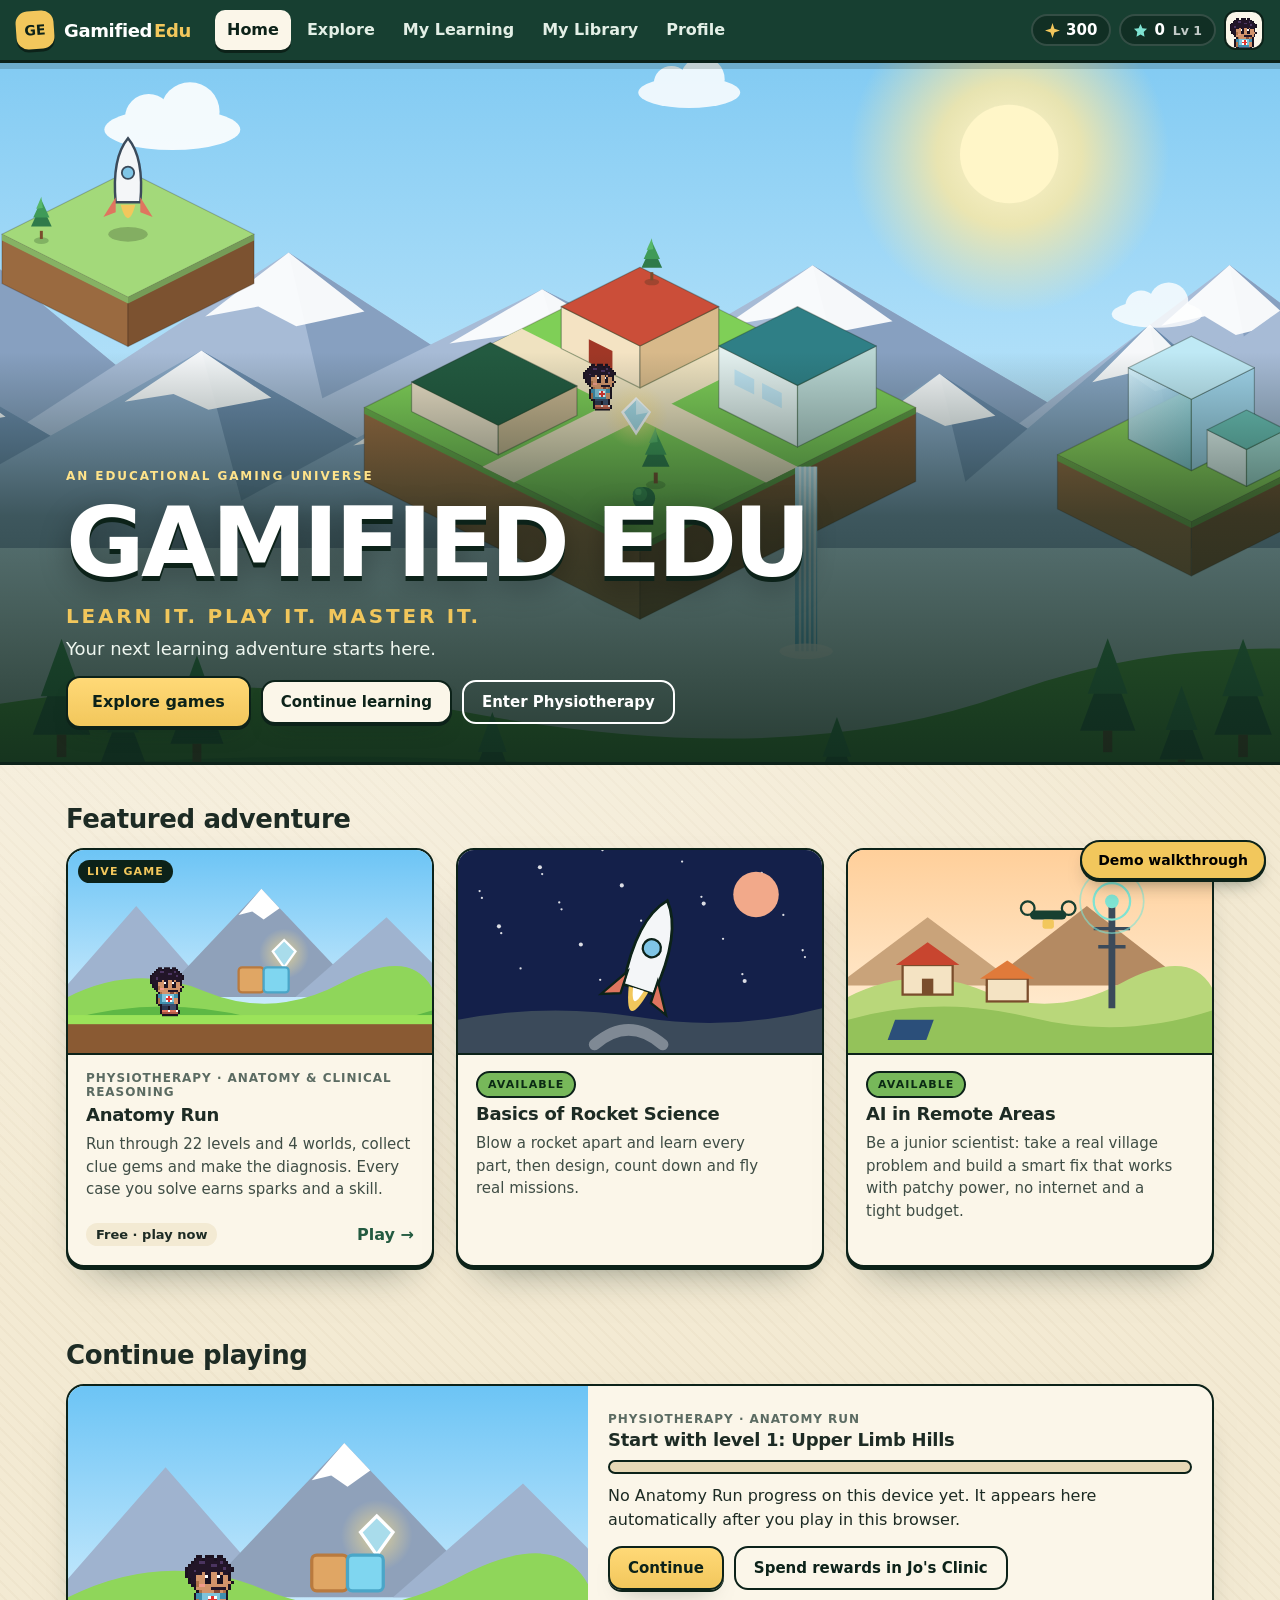
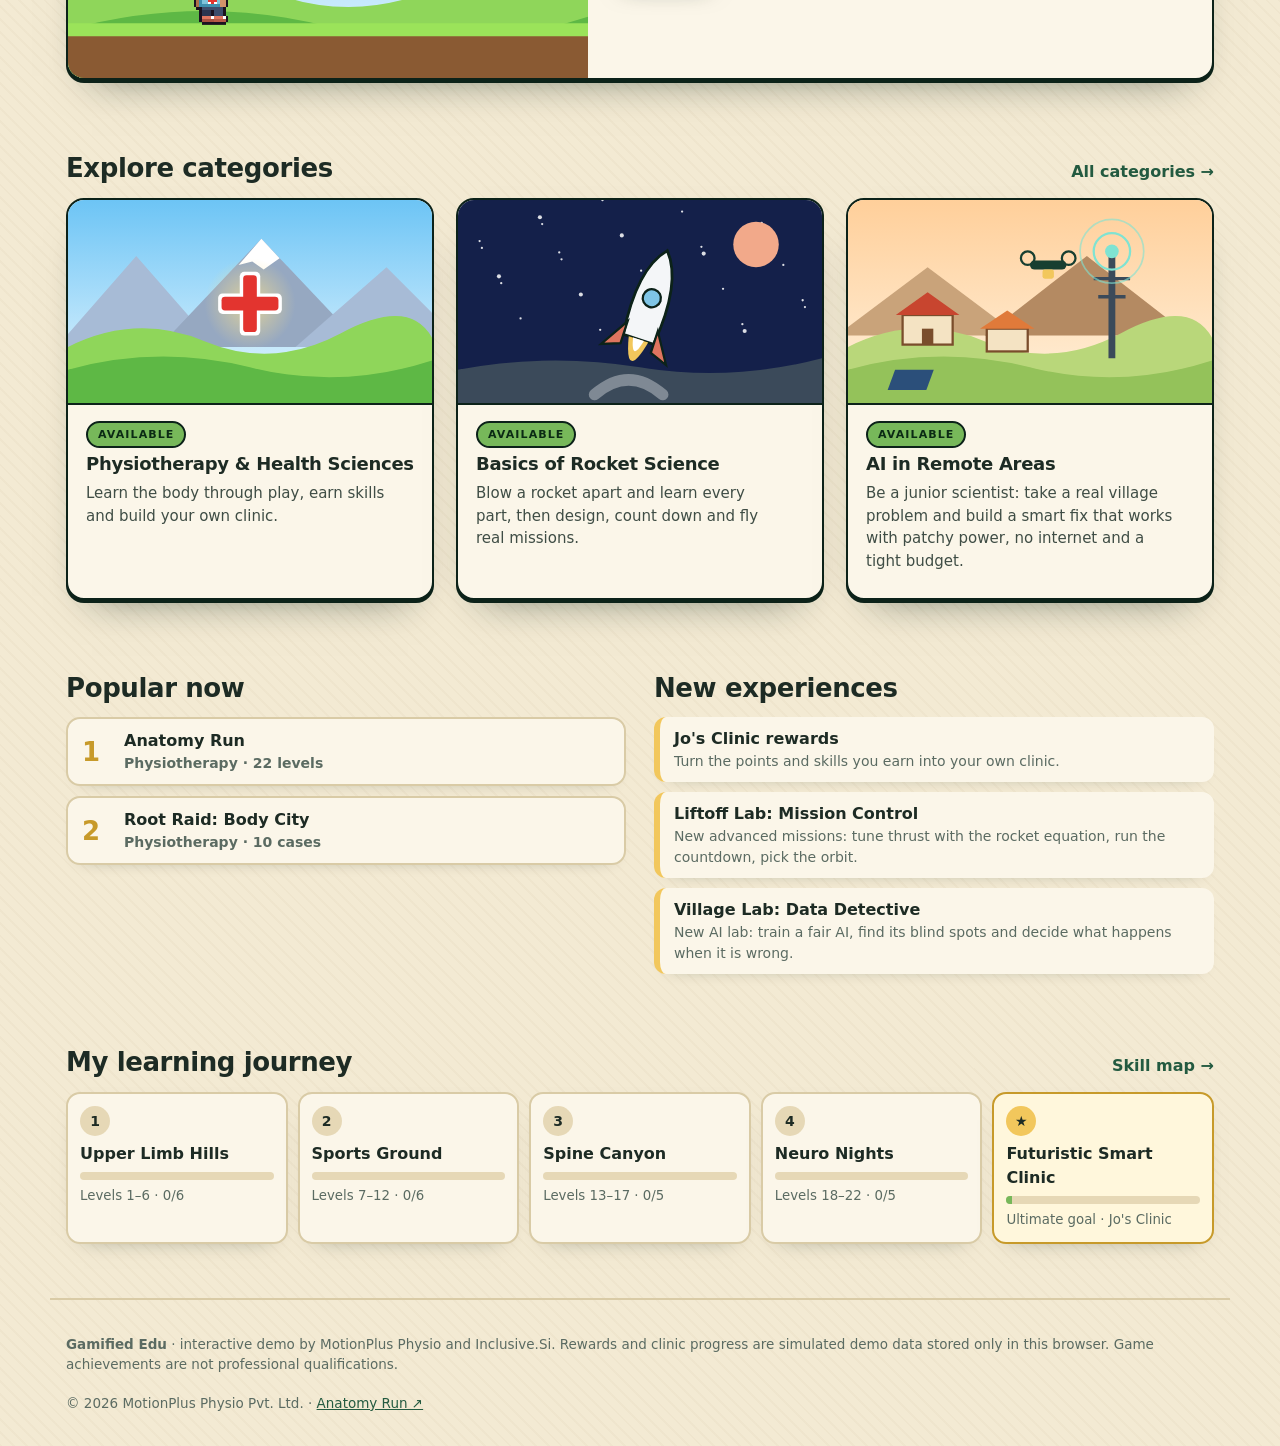
<file: index.html>
<!doctype html>
<html lang="en">
<head>
<meta charset="utf-8">
<meta name="viewport" content="width=device-width,initial-scale=1,viewport-fit=cover">
<meta http-equiv="Content-Security-Policy" content="default-src 'none'; script-src 'self'; style-src 'self' 'unsafe-inline' https://fonts.googleapis.com; font-src https://fonts.gstatic.com; img-src 'self' data: blob:; connect-src 'none'; manifest-src 'self'; base-uri 'none'; form-action 'none'; object-src 'none'; upgrade-insecure-requests">
<meta name="referrer" content="no-referrer">
<title>Gamified Edu</title>
<meta name="description" content="Gamified Edu: an educational gaming universe. Play Anatomy Run, earn skills and rewards, and grow Jo's Clinic into a futuristic smart rehabilitation centre. Interactive demo.">
<meta name="theme-color" content="#173F31">
<link rel="icon" href="icons/favicon.svg" type="image/svg+xml">
<link rel="preconnect" href="https://fonts.googleapis.com">
<link rel="preconnect" href="https://fonts.gstatic.com" crossorigin>
<link rel="stylesheet" href="https://fonts.googleapis.com/css2?family=Bricolage+Grotesque:opsz,wght@12..96,400..800&family=Unbounded:wght@500..900&family=JetBrains+Mono:wght@500;700&display=swap">
<link rel="stylesheet" href="css/app.css">
</head>
<body>
<svg width="0" height="0" class="sprites" aria-hidden="true">
 <symbol id="ic-spark" viewBox="0 0 16 16"><path d="M8 0l2 6 6 2-6 2-2 6-2-6-6-2 6-2z" fill="currentColor"/></symbol>
 <symbol id="ic-xp" viewBox="0 0 16 16"><path d="M8 1l2 4.5 5 .7-3.6 3.4.9 5L8 12.3 3.7 14.6l.9-5L1 6.2l5-.7z" fill="currentColor"/></symbol>
 <symbol id="ic-lock" viewBox="0 0 16 16"><path d="M4 7V5a4 4 0 0 1 8 0v2h1v8H3V7zm2 0h4V5a2 2 0 0 0-4 0z" fill="currentColor"/></symbol>
 <symbol id="ic-home" viewBox="0 0 24 24"><path d="M3 11 12 4l9 7v9h-6v-6H9v6H3z" fill="currentColor"/></symbol>
 <symbol id="ic-explore" viewBox="0 0 24 24"><path d="M12 2a10 10 0 1 1 0 20 10 10 0 0 1 0-20zm4 6-6 2-2 6 6-2z" fill="currentColor"/></symbol>
 <symbol id="ic-play" viewBox="0 0 24 24"><path d="M4 6h16a2 2 0 0 1 2 2v8a2 2 0 0 1-2 2H4a2 2 0 0 1-2-2V8a2 2 0 0 1 2-2zm3 3v2H5v2h2v2h2v-2h2v-2H9V9zm9 1a1.5 1.5 0 1 0 0 3 1.5 1.5 0 0 0 0-3z" fill="currentColor"/></symbol>
 <symbol id="ic-clinic" viewBox="0 0 24 24"><path d="M3 21V9l9-5 9 5v12h-7v-5h-4v5zm8-13v2H9v2h2v2h2v-2h2v-2h-2V8z" fill="currentColor"/></symbol>
 <symbol id="ic-learn" viewBox="0 0 24 24"><path d="M12 3 1 9l11 6 9-4.9V17h2V9zM5 13.2V17c0 1.7 3.1 3 7 3s7-1.3 7-3v-3.8l-7 3.8z" fill="currentColor"/></symbol>
 <symbol id="ic-user" viewBox="0 0 24 24"><path d="M12 12a5 5 0 1 0 0-10 5 5 0 0 0 0 10zm-9 9c0-4 4-7 9-7s9 3 9 7z" fill="currentColor"/></symbol>
</svg>
<header class="topbar">
  <a class="logo" href="#home" aria-label="Gamified Edu home"><span class="mark">GE</span><span class="word">Gamified<b>Edu</b></span></a>
  <nav class="mainnav" aria-label="Main">
    <a href="#home" data-nav="home">Home</a><a href="#explore" data-nav="explore">Explore</a><a href="#learning" data-nav="learning">My Learning</a>
    <a href="#library" data-nav="library">My Library</a><a href="#profile" data-nav="profile">Profile</a>
  </nav>
  <div class="hud">
    <span class="hudpill sp" title="Sparks: clinic currency"><svg class="i"><use href="#ic-spark"/></svg><b id="hudSparks">0</b></span>
    <span class="hudpill xp" title="XP: learning progress"><svg class="i"><use href="#ic-xp"/></svg><b id="hudXp">0</b><small id="hudLvl">Lv 1</small></span>
    <a class="hudjo" id="hudJo" href="#profile" aria-label="Jo's profile"></a>
  </div>
</header>
<main id="app" tabindex="-1"></main>
<footer class="foot wrap"><p><b>Gamified Edu</b> · interactive demo by MotionPlus Physio and Inclusive.Si. Rewards and clinic progress are simulated demo data stored only in this browser. Game achievements are not professional qualifications.</p><p>© 2026 MotionPlus Physio Pvt. Ltd. · <a href="https://josesyson-physio.github.io/anatomy_run/" target="_blank" rel="noopener noreferrer">Anatomy Run ↗</a></p></footer>
<nav class="tabbar" aria-label="Main">
  <a href="#home" data-nav="home"><svg class="i"><use href="#ic-home"/></svg>Home</a>
  <a href="#explore" data-nav="explore"><svg class="i"><use href="#ic-explore"/></svg>Explore</a>
  <a href="#library" data-nav="library"><svg class="i"><use href="#ic-play"/></svg>Play</a>
  <a href="#learning" data-nav="learning"><svg class="i"><use href="#ic-learn"/></svg>Learning</a>
  <a href="#profile" data-nav="profile"><svg class="i"><use href="#ic-user"/></svg>Profile</a>
</nav>
<button class="walkbtn" id="walkBtn" type="button" aria-expanded="false" aria-controls="walk">Demo walkthrough</button>
<aside class="walk" id="walk" hidden aria-live="polite"></aside>
<div class="toast" id="toast" role="status" hidden></div>
<script src="js/data.js" defer></script>
<script src="js/state.js" defer></script>
<script src="js/art.js" defer></script>
<script src="js/views.js" defer></script>
<script src="js/app.js" defer></script>
</body>
</html>
</file>
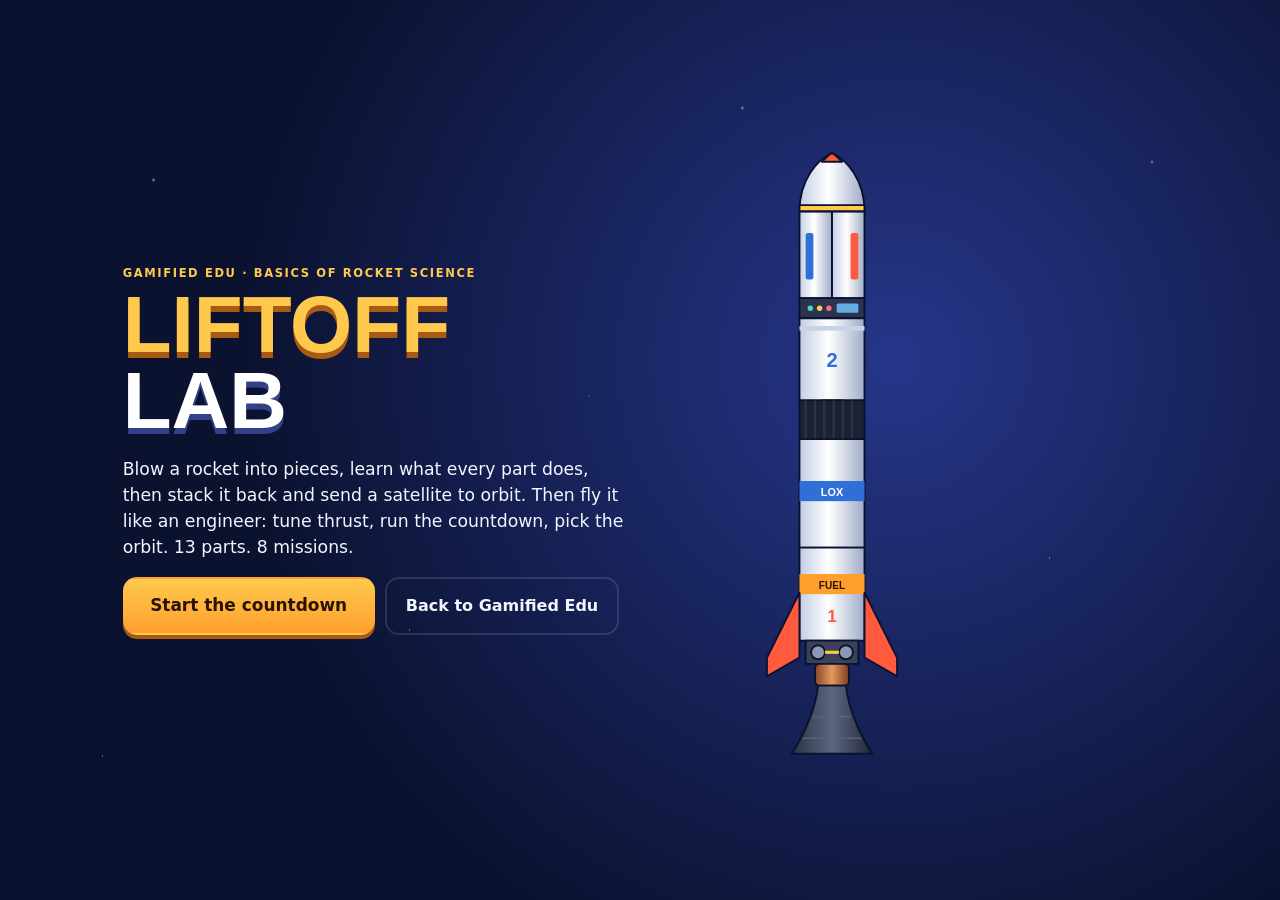
<file: rocket/index.html>
<!doctype html>
<html lang="en">
<head>
<meta charset="utf-8">
<meta name="viewport" content="width=device-width,initial-scale=1,viewport-fit=cover">
<meta http-equiv="Content-Security-Policy" content="default-src 'none'; script-src 'self'; style-src 'self' 'unsafe-inline' https://fonts.googleapis.com; font-src https://fonts.gstatic.com; img-src 'self' data: blob:; connect-src 'none'; media-src 'none'; base-uri 'none'; form-action 'none'; object-src 'none'; upgrade-insecure-requests">
<meta name="referrer" content="no-referrer">
<title>Liftoff Lab</title>
<meta name="description" content="Liftoff Lab: blow a rocket apart, learn every part, name it, match its job, stack it back and launch a satellite to orbit. A Gamified Edu rocket science game.">
<meta name="theme-color" content="#0b1230">
<link rel="icon" href="../icons/favicon.svg" type="image/svg+xml">
<link rel="preconnect" href="https://fonts.googleapis.com"><link rel="preconnect" href="https://fonts.gstatic.com" crossorigin>
<link rel="stylesheet" href="https://fonts.googleapis.com/css2?family=Bricolage+Grotesque:opsz,wght@12..96,400..800&family=Unbounded:wght@500..900&display=swap">
<link rel="stylesheet" href="rocket.css">
</head>
<body>
<main id="app" aria-live="polite"></main>
<div id="toast" class="toast" role="status" hidden></div>
<script src="rocket.js" defer></script>
</body>
</html>
</file>
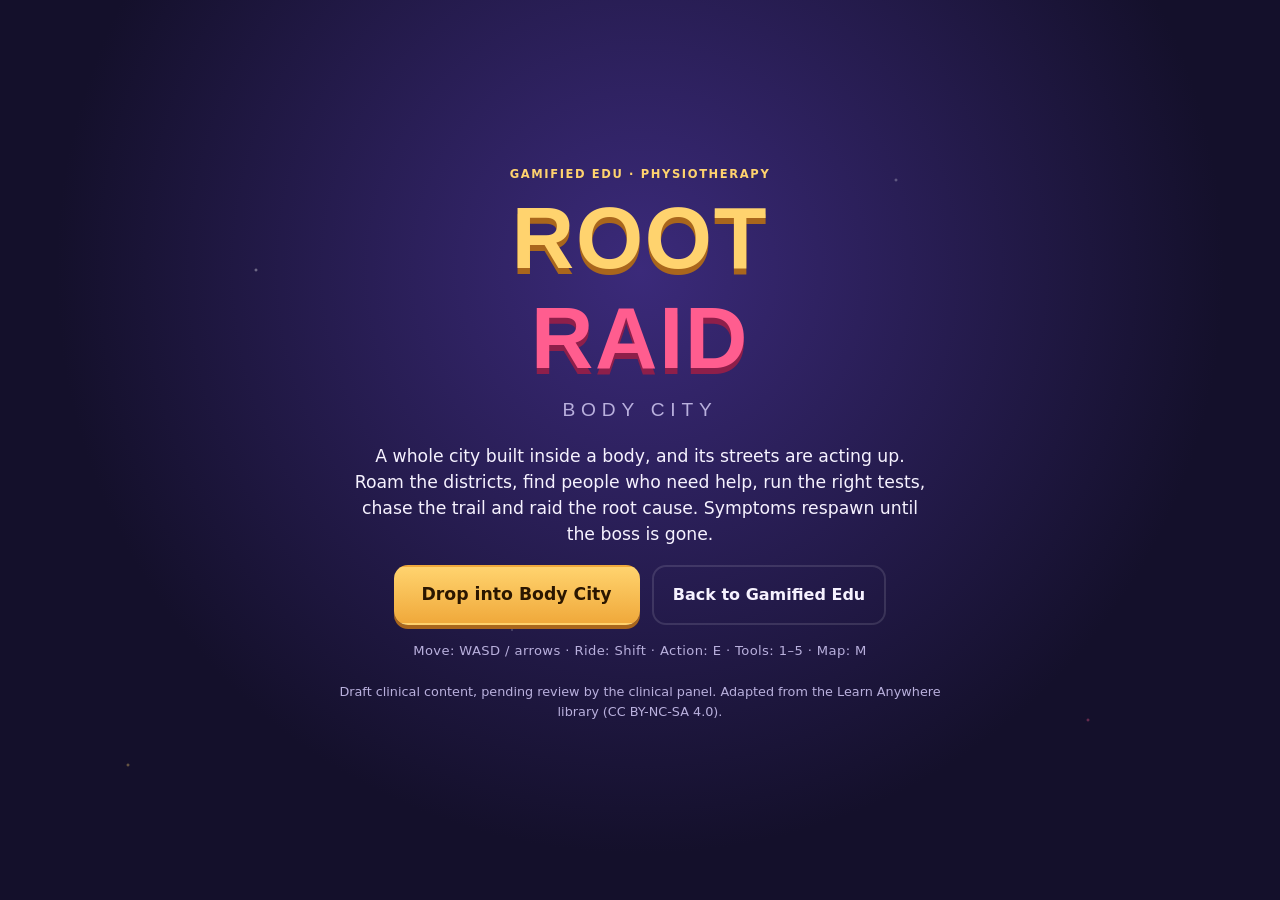
<file: root-cause/index.html>
<!doctype html>
<html lang="en">
<head>
<meta charset="utf-8">
<meta name="viewport" content="width=device-width,initial-scale=1,viewport-fit=cover">
<meta http-equiv="Content-Security-Policy" content="default-src 'none'; script-src 'self'; style-src 'self' 'unsafe-inline' https://fonts.googleapis.com; font-src https://fonts.gstatic.com; img-src 'self' data: blob:; connect-src 'none'; media-src 'none'; base-uri 'none'; form-action 'none'; object-src 'none'; upgrade-insecure-requests">
<meta name="referrer" content="no-referrer">
<title>Root Raid: Body City</title>
<meta name="description" content="Root Raid: Body City. Roam a city built inside the body, find people who need help, run the tests, and raid the root cause of 10 common painful conditions. A Gamified Edu physiotherapy game.">
<meta name="theme-color" content="#14102b">
<link rel="icon" href="../icons/favicon.svg" type="image/svg+xml">
<link rel="preconnect" href="https://fonts.googleapis.com"><link rel="preconnect" href="https://fonts.gstatic.com" crossorigin>
<link rel="stylesheet" href="https://fonts.googleapis.com/css2?family=Bricolage+Grotesque:opsz,wght@12..96,400..800&family=Unbounded:wght@500..900&display=swap">
<link rel="stylesheet" href="rc.css">
</head>
<body>
<main id="rc" aria-live="polite"></main>
<div id="toast" class="toast" role="status" hidden></div>
<script src="cases.js" defer></script>
<script src="game.js" defer></script>
</body>
</html>
</file>
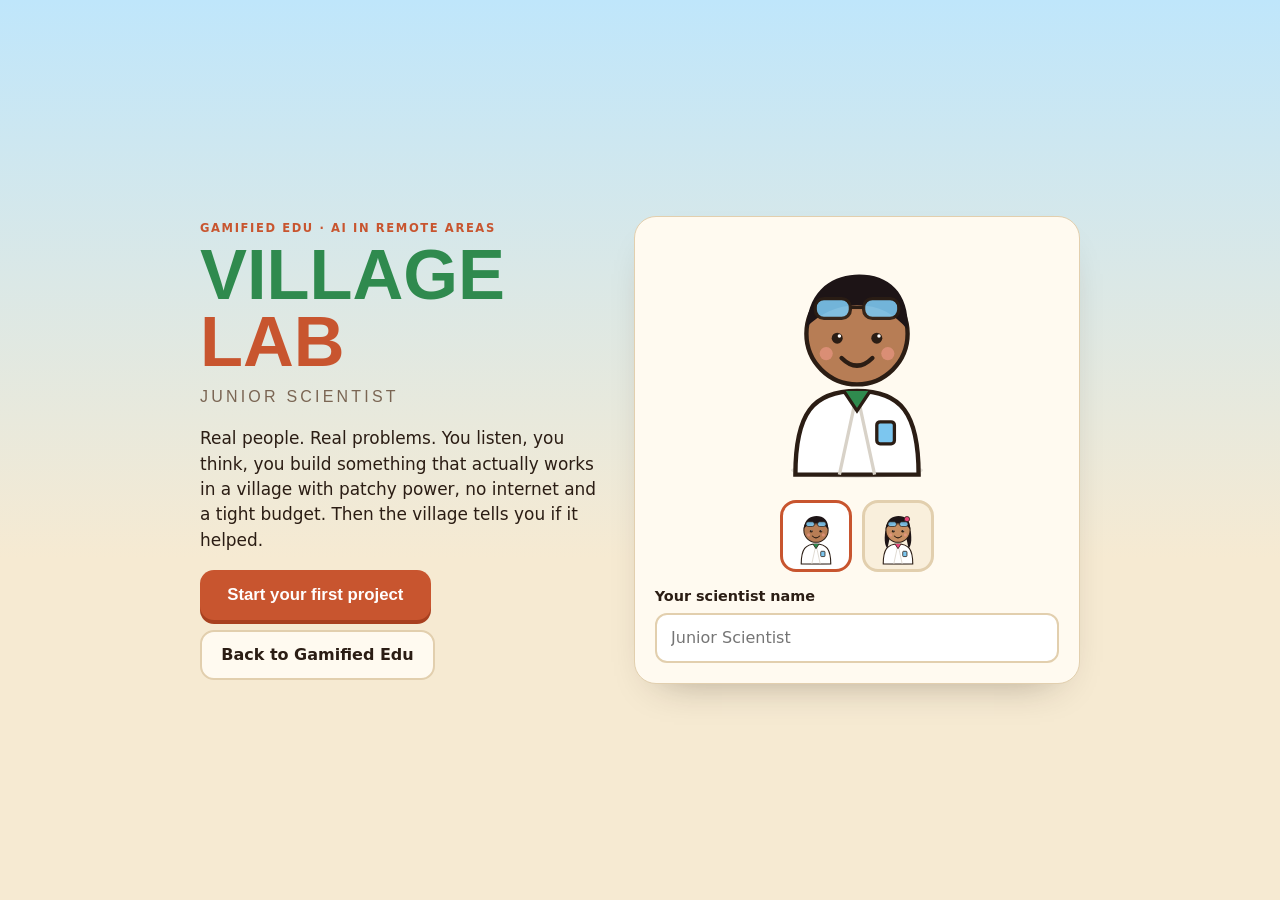
<file: village/index.html>
<!doctype html>
<html lang="en">
<head>
<meta charset="utf-8">
<meta name="viewport" content="width=device-width,initial-scale=1,viewport-fit=cover">
<meta http-equiv="Content-Security-Policy" content="default-src 'none'; script-src 'self'; style-src 'self' 'unsafe-inline' https://fonts.googleapis.com; font-src https://fonts.gstatic.com; img-src 'self' data: blob:; connect-src 'none'; media-src 'none'; base-uri 'none'; form-action 'none'; object-src 'none'; upgrade-insecure-requests">
<meta name="referrer" content="no-referrer">
<title>Village Lab</title>
<meta name="description" content="Village Lab: be a junior scientist. Listen to a real village problem, define it, build a smart fix with sensors and AI, field-test it and pitch it. Scored on real problem solving, empathy and smart design.">
<meta name="theme-color" content="#f6ead2">
<link rel="icon" href="../icons/favicon.svg" type="image/svg+xml">
<link rel="preconnect" href="https://fonts.googleapis.com"><link rel="preconnect" href="https://fonts.gstatic.com" crossorigin>
<link rel="stylesheet" href="https://fonts.googleapis.com/css2?family=Bricolage+Grotesque:opsz,wght@12..96,400..800&family=Unbounded:wght@500..900&display=swap">
<link rel="stylesheet" href="village.css">
</head>
<body>
<main id="app" aria-live="polite"></main>
<div id="toast" class="toast" role="status" hidden></div>
<script src="missions.js" defer></script>
<script src="village.js" defer></script>
</body>
</html>
</file>
<file: css/app.css>
/* Gamified Edu demo — "living world" game UI: parchment, forest, gold; chunky 3D buttons; isometric art */
:root{
  --forest:#173F31; --forest2:#235A40; --ink:#0c2219; --leaf:#77B85A; --gold:#F2C75C; --gold2:#c79a2a; --coral:#DF755F;
  --cream:#FBF6E9; --parch:#f3ead3; --parch2:#e6d8b6; --sky:#bfe6f8; --mint:#7fe3d2; --lab:#0f2e33; --lab2:#163f45;
  --text:#1d2b24; --muted:#5b6b62; --line:#d9cba6;
  --display:'Unbounded','Bricolage Grotesque',system-ui,sans-serif; --body:'Bricolage Grotesque',system-ui,-apple-system,'Segoe UI',sans-serif; --mono:'JetBrains Mono',ui-monospace,Menlo,monospace;
  --r:18px; --pop:0 4px 0 var(--ink); --shadow:0 18px 40px -18px rgba(12,34,25,.45);
  color-scheme:light;
}
*{box-sizing:border-box}
html{scroll-behavior:smooth;-webkit-text-size-adjust:100%}
body{margin:0;font:500 16px/1.5 var(--body);color:var(--text);background:var(--parch);
  background-image:radial-gradient(circle at 20% 0,rgba(255,255,255,.6),transparent 40%),repeating-linear-gradient(45deg,rgba(166,140,99,.05) 0 2px,transparent 2px 9px);
  overscroll-behavior-y:none;-webkit-tap-highlight-color:transparent;padding-bottom:calc(76px + env(safe-area-inset-bottom,0px))}
@media (min-width:900px){body{padding-bottom:0}}
a{color:var(--forest2)}
h1,h2,h3{font-family:var(--display);line-height:1.12;letter-spacing:-.015em;margin:0;text-wrap:balance}
h1{font-size:clamp(28px,4.4vw,48px);font-weight:800}h2{font-size:clamp(20px,2.4vw,26px);font-weight:700}h3{font-size:18px;font-weight:700}
p{margin:.4em 0}.muted{color:var(--muted)}.small{font-size:14px}.mono{font-family:var(--mono);font-size:12px;letter-spacing:.08em}
.i{width:1em;height:1em;vertical-align:-.12em;flex:none}
.sprites{position:absolute}
.sr{position:absolute;width:1px;height:1px;overflow:hidden;clip:rect(0 0 0 0)}
.wrap{max-width:1180px;margin:0 auto;padding-left:max(16px,env(safe-area-inset-left,0px));padding-right:max(16px,env(safe-area-inset-right,0px))}
section.wrap{padding-block:26px}
.eyebrow{font:800 12px/1 var(--body);letter-spacing:.16em;text-transform:uppercase;color:var(--gold2);display:block;margin-bottom:8px}
.row{display:flex;flex-wrap:wrap;gap:10px;align-items:center;margin-top:14px}

/* ---------- buttons ---------- */
.btn{display:inline-flex;align-items:center;justify-content:center;gap:8px;min-height:44px;padding:10px 18px;border-radius:14px;border:2.5px solid var(--ink);
  font:800 15px/1.1 var(--body);text-decoration:none;cursor:pointer;color:var(--ink);background:var(--cream);box-shadow:var(--pop);transition:transform .1s,box-shadow .1s,filter .15s}
.btn:active:not(:disabled){transform:translateY(3px);box-shadow:0 1px 0 var(--ink)}
.btn:hover:not(:disabled){filter:brightness(1.05)}
.btn:disabled{opacity:.55;cursor:not-allowed}
.btn.gold{background:linear-gradient(#ffd977,var(--gold));}
.btn.cream{background:var(--cream)}
.btn.ghost{background:transparent;box-shadow:none;border-color:currentColor}
.btn.ghost.light{color:#fff}
.btn.big{min-height:52px;padding:12px 24px;font-size:16px}
.btn.danger-btn{background:#f6c9bf}
:focus-visible{outline:3px solid var(--gold);outline-offset:3px;border-radius:8px}

/* ---------- top bar + tab bar ---------- */
.topbar{position:sticky;top:0;z-index:50;display:flex;align-items:center;gap:16px;padding:10px max(16px,env(safe-area-inset-right,0px)) 10px max(16px,env(safe-area-inset-left,0px));
  padding-top:calc(10px + env(safe-area-inset-top,0px));background:var(--forest);color:#fff;border-bottom:3px solid var(--ink);box-shadow:0 6px 0 rgba(12,34,25,.18)}
.logo{display:flex;align-items:center;gap:10px;color:#fff;text-decoration:none}
.logo .mark{width:38px;height:38px;border-radius:12px;display:grid;place-items:center;background:var(--gold);color:var(--ink);font:900 14px var(--display);box-shadow:0 3px 0 var(--ink);transform:rotate(-4deg)}
.logo .word{font:700 18px var(--display);letter-spacing:-.02em}.logo b{color:var(--gold);margin-left:2px}
.mainnav{display:none;gap:4px;margin-left:8px}
.mainnav a{color:#e3efe6;text-decoration:none;font-weight:700;padding:8px 12px;border-radius:10px}
.mainnav a:hover{background:rgba(255,255,255,.08)}.mainnav a.on{background:var(--cream);color:var(--ink);box-shadow:0 3px 0 var(--ink)}
@media (min-width:980px){.mainnav{display:flex}}
.hud{margin-left:auto;display:flex;align-items:center;gap:8px}
.hudpill{display:inline-flex;align-items:center;gap:6px;background:rgba(0,0,0,.25);border:2px solid rgba(255,255,255,.15);border-radius:999px;padding:5px 12px;font:800 15px var(--body)}
.hudpill.sp .i{color:var(--gold)}.hudpill.xp .i{color:var(--mint)}.hudpill small{font-weight:700;opacity:.75;margin-left:2px}
.hudpill.bump{animation:bump .5s cubic-bezier(.2,1.6,.3,1)}@keyframes bump{40%{transform:scale(1.18)}}
.hudjo{width:40px;height:40px;border-radius:12px;background:var(--cream);display:grid;place-items:center;border:2px solid var(--ink);overflow:hidden}
.hudjo canvas{image-rendering:pixelated;width:32px;height:38px;margin-top:6px}
@media (max-width:520px){.logo .word{display:none}.hudpill{padding:4px 9px;font-size:14px}.hudpill small{display:none}}
.tabbar{position:fixed;z-index:60;left:0;right:0;bottom:0;display:grid;grid-template-columns:repeat(5,1fr);background:var(--forest);border-top:3px solid var(--ink);padding-bottom:env(safe-area-inset-bottom,0px)}
.tabbar a{display:flex;flex-direction:column;align-items:center;gap:2px;padding:8px 2px 9px;color:#cfe0d5;text-decoration:none;font:700 12px var(--body)}
.tabbar .i{width:22px;height:22px}.tabbar a.on{color:var(--gold)}
@media (min-width:980px){.tabbar{display:none}}

/* ---------- page transitions ---------- */
#app{outline:none;transition:opacity .16s ease}
#app.leaving{opacity:.15}
#app > section{animation:rise .45s cubic-bezier(.2,.9,.25,1) both}
#app > section:nth-child(2){animation-delay:.05s}#app > section:nth-child(3){animation-delay:.1s}#app > section:nth-child(4){animation-delay:.15s}
@keyframes rise{from{opacity:0;transform:translateY(14px)}}
@media (prefers-reduced-motion:reduce){*{animation:none!important;transition:none!important}}

/* ---------- hero ---------- */
.hero{position:relative;min-height:min(78vh,720px);display:grid;align-items:end;overflow:hidden;border-bottom:3px solid var(--ink)}
.heroworld{position:absolute;inset:0;width:100%;height:100%}
.heroworld,.clinicmap,.futuremap{shape-rendering:geometricPrecision}
.hero-copy{position:relative;z-index:1;isolation:isolate;padding:28px max(16px,env(safe-area-inset-left,0px)) 34px;max-width:1180px;margin:0 auto;width:100%}
.hero-copy::before{content:"";position:absolute;inset:-90px -100vw 0;background:linear-gradient(transparent,rgba(12,34,25,.6) 40%,rgba(12,34,25,.88));z-index:-1}
.brand{font-size:clamp(40px,9vw,96px);font-weight:900;color:#fff;letter-spacing:-.04em;text-shadow:0 5px 0 var(--ink),0 10px 30px rgba(0,0,0,.35);
  animation:brandin .9s cubic-bezier(.2,1.3,.3,1) both}
@keyframes brandin{from{transform:translateY(30px) scale(.92);opacity:0}}
.tag{font:900 clamp(14px,2.2vw,20px) var(--display);letter-spacing:.14em;color:var(--gold);margin:.3em 0 0}
.sub{color:#eef6ef;font-size:18px}
.hero .eyebrow{color:#ffe38a}
.float1{animation:float 7s ease-in-out infinite}.float2{animation:float 9s ease-in-out -2s infinite}.float3{animation:float 8s ease-in-out -4s infinite}.drift{animation:float 8s ease-in-out infinite}
@keyframes float{50%{transform:translateY(-10px)}}
.cloud{animation:cloud 60s linear infinite}@keyframes cloud{50%{transform:translateX(40px)}}
.fall{animation:fall .9s linear infinite}@keyframes fall{from{transform:translateY(-30px);opacity:0}30%{opacity:1}to{transform:translateY(60px);opacity:0}}
.gem{animation:float 3s ease-in-out infinite}

/* ---------- section heads + cards ---------- */
.sechead{display:flex;align-items:baseline;justify-content:space-between;gap:12px;margin:6px 0 14px}
.sechead a{font-weight:800;text-decoration:none}
.grid3{display:grid;gap:18px;grid-template-columns:repeat(auto-fill,minmax(min(100%,300px),1fr))}
.gcard,.ccard{display:flex;flex-direction:column;background:var(--cream);border:2.5px solid var(--ink);border-radius:var(--r);overflow:hidden;color:var(--text);text-decoration:none;box-shadow:0 5px 0 var(--ink);transition:transform .18s cubic-bezier(.2,1.4,.3,1)}
.gcard:hover,.ccard:hover{transform:translateY(-4px) rotate(-.3deg)}
.gcard .art,.ccard .art{position:relative;aspect-ratio:16/9;border-bottom:2.5px solid var(--ink);overflow:hidden}
.gcard .art svg,.ccard .art svg{width:100%;height:100%;display:block}
.cardjo{image-rendering:pixelated}
.kind{position:absolute;top:10px;left:10px;font:800 11px var(--body);letter-spacing:.1em;text-transform:uppercase;background:var(--ink);color:var(--gold);padding:5px 9px;border-radius:999px}
.gcard .body,.ccard .body{padding:14px 16px 16px;display:flex;flex-direction:column;gap:4px;flex:1}
.subj{font:800 12px var(--body);letter-spacing:.08em;text-transform:uppercase;color:var(--muted)}
.gcard p,.ccard p{margin:2px 0 8px;color:#3f4d45;font-size:15px}
.foot{display:flex;justify-content:space-between;align-items:center;margin-top:auto;gap:8px;flex-wrap:wrap}
.gcard .status{font:700 13px var(--body);background:var(--parch);padding:4px 10px;border-radius:999px}
.gcard .cta{font-weight:800;color:var(--forest2)}
.pill{display:inline-block;font:800 11px var(--body);letter-spacing:.1em;text-transform:uppercase;padding:5px 10px;border-radius:999px;border:2px solid var(--ink);width:max-content}
.st-available{background:var(--leaf);color:#0b2a14}.st-soon{background:var(--gold)}.st-future{background:#d9d4f2}
.continue{display:grid;grid-template-columns:minmax(0,1fr);background:var(--cream);border:2.5px solid var(--ink);border-radius:var(--r);overflow:hidden;box-shadow:0 5px 0 var(--ink)}
@media (min-width:760px){.continue{grid-template-columns:minmax(0,1fr) minmax(0,1.2fr)}}
.continue .art svg{width:100%;height:100%;min-height:180px;display:block}.continue .body{padding:20px}
.meter,.xpbar{height:14px;border-radius:99px;background:var(--parch2);border:2px solid var(--ink);overflow:hidden;margin:10px 0}
.meter i,.xpbar i{display:block;height:100%;width:var(--p);background:linear-gradient(90deg,var(--leaf),#a6e35f);transition:width .6s}
.xpbar i{background:linear-gradient(90deg,#4cc3b0,var(--mint))}
.two{display:grid;gap:28px}@media (min-width:860px){.two{grid-template-columns:1fr 1fr}}
.rank,.news,.planned,.ticks,.parts{list-style:none;margin:0;padding:0;display:flex;flex-direction:column;gap:10px}
.rank li{display:flex;align-items:center;gap:14px;background:var(--cream);border:2px solid var(--line);border-radius:14px;padding:10px 14px}
.rank .n{font:900 26px var(--display);color:var(--gold2);width:28px}.rank a{display:flex;flex-direction:column;text-decoration:none;color:var(--text)}
.news li{background:var(--cream);border-left:6px solid var(--gold);border-radius:12px;padding:10px 14px;display:flex;flex-direction:column}
.news span,.rank small{color:var(--muted);font-size:14px}
.planned li{display:flex;gap:10px;align-items:center;background:rgba(255,255,255,.55);border:2px dashed var(--line);border-radius:12px;padding:10px 14px}
.planned .i{color:var(--muted)}
.ticks li::before{content:"✓";display:inline-grid;place-items:center;width:22px;height:22px;border-radius:50%;background:var(--leaf);color:#fff;font-weight:900;font-size:13px;margin-right:10px}
.ticks li.none::before{content:"·";background:var(--parch2)}
.chips{display:flex;flex-wrap:wrap;gap:8px}.chip{background:var(--cream);border:2px solid var(--ink);border-radius:999px;padding:6px 14px;font-weight:700;box-shadow:0 2px 0 var(--ink)}
.chip.got{background:#dff1d4}

/* ---------- journey strip ---------- */
.journey{list-style:none;margin:0;padding:0;display:grid;gap:10px;grid-template-columns:repeat(auto-fill,minmax(min(100%,170px),1fr))}
.journey li{background:var(--cream);border:2px solid var(--line);border-radius:14px;padding:12px;display:flex;flex-direction:column;gap:6px}
.journey .n{width:30px;height:30px;border-radius:50%;display:grid;place-items:center;font:800 14px var(--display);background:var(--parch2)}
.journey .bar{height:8px;background:var(--parch2);border-radius:9px;overflow:hidden}.journey .bar i{display:block;height:100%;width:var(--p);background:var(--leaf)}
.journey small{color:var(--muted)}
.journey li.done{border-color:var(--leaf)}.journey li.done .n{background:var(--leaf);color:#fff}
.journey li.active{border-color:var(--gold);box-shadow:0 3px 0 var(--gold2)}.journey li.active .n{background:var(--gold)}
.journey li.future{opacity:.62}

/* ---------- page heads, category worlds ---------- */
.pagehead{padding-top:34px!important}
.pagehead p{max-width:62ch;color:#3f4d45;font-size:17px}
.catworld,.gamehero{position:relative;min-height:340px;display:grid;align-items:end;border-bottom:3px solid var(--ink);overflow:hidden;color:#fff}
.catworld .art,.gamehero .art{position:absolute;inset:0}.catworld .art svg,.gamehero .art svg{width:100%;height:100%;display:block}
.catworld .wrap,.gamehero .wrap{position:relative;padding-block:28px;width:100%}
.catworld::after,.gamehero::after{content:"";position:absolute;inset:0;background:linear-gradient(transparent 20%,rgba(12,34,25,.85));pointer-events:none}
.catworld .wrap,.gamehero .wrap{z-index:1}
.catworld p,.gamehero p{max-width:60ch;font-size:17px}
.back{color:#fff;text-decoration:none;font-weight:800;display:inline-block;margin-bottom:10px}
.note{font-size:14px;opacity:.9}
.soon{background:var(--cream);border:2.5px solid var(--ink);border-radius:var(--r);padding:22px;box-shadow:0 5px 0 var(--ink);display:flex;flex-direction:column;gap:12px}
.soon h3{margin-top:6px}

/* ---------- Miller ladder ---------- */
.miller{list-style:none;margin:0;padding:0;display:flex;flex-direction:column;align-items:center;gap:6px}
.miller li{width:var(--w);min-width:min(100%,280px);text-align:center;padding:12px 16px;border:2.5px solid var(--ink);border-radius:14px;display:flex;flex-direction:column;box-shadow:0 3px 0 var(--ink)}
.miller b{font:800 17px var(--display)}.miller span{font-size:14px}.miller small{font-size:12.5px;opacity:.8}
.m-does{background:#e9e4f7}.m-showshow{background:#c9efe8}.m-knowshow{background:#fde8b0}.m-knows{background:#dff1d4}

/* ---------- stats ---------- */
.stat-grid{display:grid;grid-template-columns:repeat(auto-fit,minmax(120px,1fr));gap:10px}
.stat-grid > div{background:var(--cream);border:2.5px solid var(--ink);border-radius:14px;padding:12px;display:flex;flex-direction:column;box-shadow:0 3px 0 var(--ink)}
.stat-grid b{font:800 26px var(--display)}.stat-grid span{font-size:13px;color:var(--muted)}
.simbox{margin-top:16px;background:#fff7dc;border:2px dashed var(--gold2);border-radius:14px;padding:14px}

/* ---------- skill map ---------- */
.stages{list-style:none;margin:0;padding:0;position:relative;display:flex;flex-direction:column;gap:18px}
.stages::before{content:"";position:absolute;left:23px;top:10px;bottom:10px;width:6px;border-radius:6px;background:repeating-linear-gradient(var(--line) 0 10px,transparent 10px 18px)}
.stage{display:grid;grid-template-columns:52px minmax(0,1fr);gap:12px;position:relative}
.stage .node{width:52px;height:52px;border-radius:50%;display:grid;place-items:center;font:900 18px var(--display);background:var(--parch2);border:3px solid var(--ink);position:relative;z-index:1}
.stage.done .node{background:var(--leaf);color:#fff}.stage.active .node{background:var(--gold);animation:pulse 2s infinite}
@keyframes pulse{50%{box-shadow:0 0 0 10px rgba(242,199,92,.25)}}
.stage .card{background:var(--cream);border:2.5px solid var(--ink);border-radius:var(--r);padding:16px;box-shadow:0 4px 0 var(--ink);display:flex;flex-direction:column;gap:10px}
.stage.future .card{background:rgba(255,255,255,.5);border-style:dashed;box-shadow:none}
.stage .top{display:flex;justify-content:space-between;gap:12px;align-items:flex-start}
.ring{--p:0;width:58px;height:58px;border-radius:50%;flex:none;display:grid;place-items:center;background:conic-gradient(var(--leaf) calc(var(--p)*1%),var(--parch2) 0);position:relative}
.ring::before{content:"";position:absolute;inset:6px;border-radius:50%;background:var(--cream)}.ring b{position:relative;font:800 13px var(--body)}
.frame{display:flex;flex-wrap:wrap;gap:6px}
.mtag,.dtag{font:700 12px var(--body);padding:3px 9px;border-radius:999px;border:1.5px solid var(--ink)}.dtag{background:#fff;border-color:var(--line)}
.skills{list-style:none;margin:0;padding:0;display:grid;grid-template-columns:repeat(auto-fill,minmax(min(100%,210px),1fr));gap:6px}
.skills li{display:grid;grid-template-columns:14px 1fr;column-gap:8px;align-items:center;font-weight:700;padding:6px 8px;border-radius:10px;background:rgba(0,0,0,.03)}
.skills li small{grid-column:2;font-weight:500;color:var(--muted);font-size:12.5px}
.skills .dot{width:12px;height:12px;border-radius:50%;border:2px solid var(--muted)}
.skills li.got{background:#e6f4dd}.skills li.got .dot{background:var(--leaf);border-color:var(--forest2)}
.unlock,.evid{font-size:14px}.unlock b{color:var(--forest2)}
.disclaimer{margin-top:18px;max-width:80ch}

/* ---------- clinic ---------- */
.clinic-page,.future-page{padding-bottom:24px}
.clinic-top{display:flex;flex-wrap:wrap;justify-content:space-between;align-items:flex-end;gap:16px;padding-block:24px}
.clinic-top p{max-width:60ch;color:#3f4d45}
.clinic-stats{display:flex;gap:10px;align-items:center;flex-wrap:wrap}
.clinic-stats > div{background:var(--cream);border:2.5px solid var(--ink);border-radius:14px;padding:8px 14px;display:flex;flex-direction:column;box-shadow:0 3px 0 var(--ink)}
.clinic-stats b{font:800 22px var(--display)}.clinic-stats span{font-size:12px;color:var(--muted)}
.mapwrap{border-block:3px solid var(--ink);overflow-x:auto;overflow-y:hidden;background:#bfe6f8;-webkit-overflow-scrolling:touch}
.clinicmap,.futuremap{display:block;width:100%;min-width:820px;height:auto}
.bld{cursor:pointer;outline:none}
.bld .hit{pointer-events:all}
.bld:hover,.bld:focus-visible{filter:drop-shadow(0 0 6px rgba(255,227,138,.95))}
.bld.sel{filter:drop-shadow(0 0 0 #fff) drop-shadow(0 0 10px #ffe38a)}
.bld.just{animation:pop .7s cubic-bezier(.2,1.6,.3,1);transform-box:fill-box;transform-origin:50% 100%}
@keyframes pop{30%{transform:scale(1.08,.92)}60%{transform:scale(.97,1.05)}}
.bld.locked .ghost{animation:holo 3s ease-in-out infinite}@keyframes holo{50%{opacity:.55}}
.bld .buildsign{animation:float 2.6s ease-in-out infinite}
.plaque,.signT,.signC,.lvl,.plotlbl,.htag,.mathT{font-family:var(--body);text-anchor:middle;font-weight:800}
.plaque{font-size:10.5px;fill:#fff;letter-spacing:.06em}.signT{font-size:10px;fill:var(--ink);letter-spacing:.12em}.signC{font-size:13px;fill:var(--ink);text-anchor:start}
.lvl{font-size:11px;fill:var(--ink)}.plotlbl{font-size:12px;fill:#fff;paint-order:stroke;stroke:rgba(12,34,25,.6);stroke-width:3px}
.htag{font-size:10px;fill:var(--mint);letter-spacing:.1em}.mathT{font-size:30px;fill:#fff}
.flag{animation:flag 1.6s ease-in-out infinite;transform-box:fill-box;transform-origin:0 50%}@keyframes flag{50%{transform:skewY(6deg)}}
.lvglow{animation:pulseO 2.4s ease-in-out infinite}@keyframes pulseO{50%{opacity:.5}}
.jo-walk{animation:walk 10s ease-in-out infinite}@keyframes walk{50%{transform:translate(118px,59px)}}
.jo-walk image,.heroworld image{image-rendering:pixelated}
.bpanel{position:fixed;z-index:70;right:max(12px,env(safe-area-inset-right,0px));bottom:calc(84px + env(safe-area-inset-bottom,0px));left:12px;max-height:min(72vh,620px);overflow:auto;
  background:var(--cream);border:3px solid var(--ink);border-radius:22px;padding:20px;box-shadow:0 8px 0 var(--ink),var(--shadow);animation:panel .35s cubic-bezier(.2,1.2,.3,1)}
@media (min-width:760px){.bpanel{left:auto;width:400px;top:96px;bottom:auto}}
@keyframes panel{from{transform:translateY(20px) scale(.96);opacity:0}}
.bpanel h2{margin-bottom:4px}.bpanel dl{display:grid;grid-template-columns:auto 1fr;gap:4px 12px;font-size:14px;margin:12px 0}.bpanel dt{font-weight:800}.bpanel dd{margin:0}
.pclose{position:absolute;top:10px;right:12px;width:36px;height:36px;border-radius:50%;border:2px solid var(--ink);background:#fff;font-size:22px;line-height:1;cursor:pointer}
.levels{list-style:none;padding:0;margin:10px 0 14px;display:flex;flex-direction:column;gap:6px}
.levels li{display:grid;grid-template-columns:auto 1fr auto;gap:10px;align-items:center;padding:8px 10px;border-radius:12px;border:2px solid var(--line);font-size:14px}
.levels li.have{background:#e6f4dd;border-color:var(--leaf)}.levels em{font-style:normal;font-weight:800}
.req{display:flex;gap:10px;align-items:flex-start;background:#fff2d8;border:2px solid var(--gold2);border-radius:14px;padding:12px;margin-bottom:10px}
.req div{display:flex;flex-direction:column}.req.ok{background:#e6f4dd;border-color:var(--leaf);flex-direction:column}
.legend{display:flex;flex-wrap:wrap;gap:16px;padding-block:14px;font-size:14px;align-items:center}
.lg{display:inline-block;width:14px;height:14px;border-radius:4px;border:2px solid var(--ink);vertical-align:-2px;margin-right:6px}
.lg.built{background:var(--gold)}.lg.plot{background:#c79a62}.lg.locked{background:transparent;border-style:dashed}
.legend .sim{margin-left:auto;color:var(--muted)}

/* ---------- future ---------- */
.future .futuremap{min-width:860px}
.fpart.holo{animation:holo 3s ease-in-out infinite}
.fpart.on{animation:reveal .9s cubic-bezier(.2,1.2,.3,1) both}@keyframes reveal{from{opacity:0;transform:translateY(-12px)}}
.blades{animation:spin 4s linear infinite;transform-box:fill-box;transform-origin:50% 0}
.spin{animation:spin 6s linear infinite;transform-box:fill-box;transform-origin:center}@keyframes spin{to{transform:rotate(360deg)}}
.pulse{animation:pulseO 1.6s ease-in-out infinite}
.legA{animation:legA 1s ease-in-out infinite;transform-box:fill-box;transform-origin:50% 0}.legB{animation:legA 1s ease-in-out -.5s infinite;transform-box:fill-box;transform-origin:50% 0}
@keyframes legA{50%{transform:rotate(18deg)}}
.vision-banner{margin:14px 0;text-align:center;font:800 13px var(--body);letter-spacing:.16em;background:var(--ink);color:var(--gold);padding:10px;border-radius:12px}
.parts li{display:flex;gap:10px;align-items:center;padding:8px 12px;border-radius:12px;border:2px dashed var(--line);color:var(--muted)}
.parts li span{font:800 11px var(--body);letter-spacing:.08em;background:var(--parch2);padding:3px 8px;border-radius:99px;flex:none}
.parts li.on{border-style:solid;border-color:var(--leaf);color:var(--text);background:#eef8e8}.parts li.on span{background:var(--leaf);color:#fff}

/* ---------- profile ---------- */
.profile .pcard{display:grid;gap:20px;background:var(--cream);border:3px solid var(--ink);border-radius:24px;padding:20px;box-shadow:0 6px 0 var(--ink);grid-template-columns:minmax(0,1fr)}
@media (min-width:860px){.profile .pcard{grid-template-columns:auto minmax(0,1fr) minmax(0,1fr);align-items:center}}
.avatar{width:150px;height:170px;border-radius:22px;display:grid;place-items:end center;background:radial-gradient(circle at 50% 40%,#ffe9a6,#bfe6f8);border:3px solid var(--ink);overflow:hidden}
.avatar canvas{image-rendering:pixelated;width:120px;height:144px}
.rank{font-weight:800;color:var(--forest2);margin:2px 0}
.looks{display:flex;gap:8px;margin-top:10px}.look{border:2px solid var(--ink);background:#fff;border-radius:999px;padding:6px 14px;font-weight:800;cursor:pointer}.look.on{background:var(--gold);box-shadow:0 2px 0 var(--ink)}
.badges{list-style:none;margin:0;padding:0;display:grid;grid-template-columns:repeat(auto-fill,minmax(min(100%,150px),1fr));gap:10px}
.badges li{display:flex;flex-direction:column;align-items:center;text-align:center;gap:4px;padding:12px;border-radius:16px;border:2px dashed var(--line);color:var(--muted)}
.badges .medal{width:46px;height:46px;border-radius:50%;display:grid;place-items:center;background:var(--parch2);font-size:20px}
.badges li.on{border:2.5px solid var(--ink);background:#fff7dc;color:var(--text);box-shadow:0 3px 0 var(--ink)}.badges li.on .medal{background:var(--gold);color:var(--ink)}
.badges small{font-size:12px}
.ledger{overflow-x:auto;border:2.5px solid var(--ink);border-radius:16px;background:var(--cream)}
.ledger table{border-collapse:collapse;width:100%;min-width:520px;font-size:14px}.ledger th,.ledger td{text-align:left;padding:9px 12px;border-bottom:1px solid var(--line)}
.ledger th{font-size:12px;letter-spacing:.08em;text-transform:uppercase;color:var(--muted)}.pos{color:#2f7a3a;font-weight:800}.neg{color:#b5442e;font-weight:800}
.simtag,.realtag{font-size:11px;font-weight:800;padding:3px 8px;border-radius:99px;background:#fff2d8}.realtag{background:#e6f4dd}
.danger{display:flex;flex-wrap:wrap;gap:12px;align-items:center;justify-content:space-between;border:2px dashed #c98b7d;border-radius:16px;padding:14px 16px;background:#fff6f3}
.danger > div:first-child{display:flex;flex-direction:column}.danger span{color:var(--muted);font-size:14px}
#resetConfirm{display:flex;gap:8px;align-items:center;flex-wrap:wrap}#resetConfirm[hidden]{display:none}

/* ---------- walkthrough + toast ---------- */
.walkbtn{position:fixed;z-index:65;right:max(14px,env(safe-area-inset-right,0px));bottom:calc(88px + env(safe-area-inset-bottom,0px));border:2.5px solid var(--ink);background:var(--gold);border-radius:999px;padding:10px 16px;font:800 14px var(--body);box-shadow:var(--pop);cursor:pointer}
@media (min-width:980px){.walkbtn{bottom:20px}}
.walk{position:fixed;z-index:66;right:max(14px,env(safe-area-inset-right,0px));bottom:calc(140px + env(safe-area-inset-bottom,0px));width:min(360px,calc(100vw - 28px));background:var(--forest);color:#fff;border:3px solid var(--ink);border-radius:20px;padding:16px;box-shadow:0 6px 0 var(--ink),var(--shadow);animation:panel .3s}
@media (min-width:980px){.walk{bottom:72px}}
.walk .wtop{display:flex;justify-content:space-between;align-items:center;color:var(--gold)}.walk .wtop button{background:none;border:0;color:#fff;font-size:24px;cursor:pointer}
.walk b{font:700 18px var(--display);display:block;margin:4px 0}.walk p{color:#d8e8dd;font-size:15px}
.walk .wnav{display:flex;justify-content:space-between;gap:8px;margin-top:10px}.walk .btn.ghost{color:#fff}
.walk .btn{min-height:40px}
.toast{position:fixed;z-index:90;left:50%;top:calc(76px + env(safe-area-inset-top,0px));transform:translateX(-50%);background:var(--ink);color:#fff;border:2px solid var(--gold);padding:10px 18px;border-radius:999px;font-weight:800;max-width:calc(100vw - 32px);text-align:center;box-shadow:var(--shadow);animation:toast .4s cubic-bezier(.2,1.4,.3,1)}
.toast.out{opacity:0;transition:opacity .3s}@keyframes toast{from{transform:translate(-50%,-14px);opacity:0}}

footer.foot{padding-block:28px;color:var(--muted);font-size:13.5px;border-top:2px solid var(--line);margin-top:20px}

.ecg{stroke-dasharray:600;animation:ecg 3s linear infinite}@keyframes ecg{from{stroke-dashoffset:600}to{stroke-dashoffset:0}}
.framed{position:fixed;inset:0;display:grid;place-items:center;background:var(--forest);font:700 18px var(--body)}.framed a{color:var(--gold)}
@media (max-width:600px){.walkbtn{padding:8px 12px;font-size:12px;bottom:calc(84px + env(safe-area-inset-bottom,0px));opacity:.92}}

.flame{animation:flame .25s ease-in-out infinite alternate;transform-box:fill-box;transform-origin:50% 0}@keyframes flame{to{transform:scaleY(1.35)}}

/* ---------- v2: breadcrumbs, reward loop, reward cards ---------- */
.crumb{display:flex;flex-wrap:wrap;gap:6px;align-items:center;font-weight:700;font-size:14px;margin-bottom:10px}
.crumb a{text-decoration:none;color:inherit;opacity:.85}.crumb a:hover{opacity:1;text-decoration:underline}.crumb span{opacity:.6}
.catworld .crumb,.gamehero .crumb{color:#fff}
.mt{margin-top:18px}
.loop{list-style:none;margin:0;padding:0;display:grid;gap:10px;grid-template-columns:repeat(auto-fit,minmax(min(100%,150px),1fr));counter-reset:l}
.loop li{position:relative;background:var(--cream);border:2.5px solid var(--ink);border-radius:16px;padding:12px 14px;display:flex;flex-direction:column;box-shadow:0 3px 0 var(--ink);counter-increment:l}
.loop li::before{content:counter(l);position:absolute;top:-12px;left:12px;width:24px;height:24px;border-radius:50%;background:var(--forest);color:var(--gold);display:grid;place-items:center;font:800 12px var(--body)}
.loop b{font:800 17px var(--display)}.loop span{font-size:14px;color:#3f4d45}
.loop li.goal{background:linear-gradient(#ffe9a6,var(--gold))}
.gcard.reward .art{background:#fff7dc}.kind.gold{background:var(--gold);color:var(--ink)}
.ghostcard{border-style:dashed;box-shadow:none;background:rgba(255,255,255,.5)}
.rewards-list{list-style:none;margin:0;padding:0;display:flex;flex-direction:column;gap:8px}
.rewards-list li{background:var(--cream);border-left:6px solid var(--gold);border-radius:12px;padding:9px 14px}.rewards-list b{font:800 18px var(--display);margin-right:4px}
.journey li.goal{border-color:var(--gold2);background:#fff7dc}.journey li.goal .n{background:var(--gold)}
.stage.goal .node{background:var(--gold)}.stage.goal .card{background:#fff7dc}
.earnlink{font-weight:800;text-decoration:none}
.chip small{font-size:11px;color:var(--gold2);margin-left:4px}
.levels li.ready{border-color:var(--gold2);background:#fff7dc}.levels li.gated{opacity:.75;border-style:dashed}
.levels li span small{display:block;font-size:12px;color:var(--muted)}
.rule{font-size:14px;background:#eef5ea;border-radius:10px;padding:8px 12px}
.grid3{align-items:start}
.ghostcard,.gcard:not(:has(.art)){min-height:0}

/* ---------- v3: premium pass (alignment, depth, calmer edges) ---------- */
:root{--pop:0 2px 0 var(--ink),0 12px 24px -16px rgba(12,34,25,.55)}
section.wrap{padding-block:34px}
.sechead{align-items:baseline}
.grid3{align-items:stretch;gap:22px}
.gcard,.ccard,.continue{border-width:2px;box-shadow:0 3px 0 var(--ink),0 22px 40px -26px rgba(12,34,25,.6)}
.gcard:hover,.ccard:hover{transform:translateY(-4px)}
.gcard .art,.ccard .art{border-bottom-width:2px}
.gcard .body,.ccard .body{padding:16px 18px 18px;gap:6px}
.gcard .foot{margin-top:auto;padding-top:8px}
.gcard p,.ccard p{text-wrap:pretty}
.btn{border-width:2px}
.ghostcard{box-shadow:none;border-width:2px}
.advcard{background:linear-gradient(160deg,#fff7dc,var(--cream));border-color:var(--gold2);box-shadow:0 3px 0 var(--gold2),0 22px 40px -26px rgba(12,34,25,.6)}
.advcard:hover{transform:none}
.advcard .subj{color:var(--gold2)}
.journey{grid-template-columns:repeat(auto-fit,minmax(min(100%,170px),1fr))}
.journey li{box-shadow:0 10px 22px -18px rgba(12,34,25,.5)}
.catworld::after,.gamehero::after{background:linear-gradient(90deg,rgba(12,34,25,.82) 0,rgba(12,34,25,.55) 45%,rgba(12,34,25,.1) 80%),linear-gradient(transparent 30%,rgba(12,34,25,.75))}
.catworld h1,.gamehero h1{text-shadow:0 2px 14px rgba(0,0,0,.45)}
.rank li,.news li,.planned li,.rewards-list li{box-shadow:0 8px 18px -16px rgba(12,34,25,.45)}
.walkbtn{box-shadow:0 2px 0 var(--ink),0 10px 20px -10px rgba(12,34,25,.6)}
@media (max-width:899px){.walkbtn{padding:7px 12px;font-size:0;opacity:.92}.walkbtn::after{content:'Demo';font-size:12px}}
@media (max-width:600px){section.wrap{padding-block:24px}.grid3{gap:16px}}
@media (prefers-reduced-motion:reduce){*{animation-duration:.01ms!important;transition-duration:.01ms!important;scroll-behavior:auto!important}}
</file>
<file: rocket/rocket.css>
:root{--bg:#0b1230;--bg2:#121b45;--panel:#16204f;--panel2:#1e2a63;--ink:#f3f6ff;--mute:#a9b4e0;--gold:#ffc94d;--gold2:#ff9f2e;--flame:#ff6a3d;--ok:#3ee0b0;--no:#ff6b7a;--sky:#6fc3ff;--line:rgba(255,255,255,.12);color-scheme:dark}
*{box-sizing:border-box}
html,body{margin:0;min-height:100%;background:var(--bg);color:var(--ink);font:16px/1.5 "Bricolage Grotesque",system-ui,sans-serif}
body{padding-left:env(safe-area-inset-left,0px);padding-right:env(safe-area-inset-right,0px)}
button,a{font:inherit;color:inherit}
h1,h2,h3{font-family:Unbounded,"Bricolage Grotesque",sans-serif;line-height:1.15;text-wrap:balance;margin:0 0 .45em}
.muted{color:var(--mute);font-size:.92rem}
.kick{display:block;font-size:.72rem;letter-spacing:.14em;font-weight:700;color:var(--gold);margin-bottom:.4em;text-transform:uppercase}
:focus-visible{outline:3px solid var(--gold);outline-offset:2px}
.btn{display:inline-flex;align-items:center;justify-content:center;gap:.45em;padding:.7em 1.2em;border-radius:14px;border:2px solid transparent;font-weight:800;text-decoration:none;cursor:pointer;min-height:46px}
.btn.gold{background:linear-gradient(180deg,var(--gold),var(--gold2));color:#2a1400;box-shadow:0 4px 0 #a85a12}
.btn.gold:active{transform:translateY(2px);box-shadow:0 2px 0 #a85a12}
.btn.ghost{background:transparent;border-color:var(--line)}
.btn.big{font-size:1.06rem;padding:.85em 1.5em}
.btn:disabled{opacity:.45;cursor:not-allowed}
.row{display:flex;flex-wrap:wrap;gap:10px;margin-top:16px}
.toast{position:fixed;left:50%;bottom:calc(18px + env(safe-area-inset-bottom,0px));transform:translateX(-50%);background:var(--panel2);border:1px solid var(--gold);padding:.65em 1.1em;border-radius:12px;z-index:60;font-weight:700;max-width:calc(100% - 32px);text-align:center}
.bar{display:flex;align-items:center;gap:12px;padding:10px max(16px,env(safe-area-inset-left,0px));padding-top:calc(10px + env(safe-area-inset-top,0px));background:#0b1230;border-bottom:1px solid var(--line);position:sticky;top:0;z-index:10}
.bar>div{flex:1;min-width:0}.bar b{display:block;font-family:Unbounded,sans-serif;font-size:.95rem}.bar small{color:var(--mute)}
.ib{min-width:44px;height:44px;display:grid;place-items:center;border-radius:12px;background:var(--panel);border:1px solid var(--line);text-decoration:none;font-weight:800;cursor:pointer;font-size:.85rem;padding:0 10px}
.hudstat{display:flex;gap:8px;align-items:center;font-weight:800}.hudstat span{background:var(--panel);border:1px solid var(--line);border-radius:10px;padding:6px 10px;font-size:.85rem;white-space:nowrap}
/* title */
.title{min-height:100vh;min-height:100dvh;display:grid;grid-template-columns:minmax(0,1fr) minmax(0,1fr);align-items:center;gap:24px;padding:24px max(16px,env(safe-area-inset-left,0px));background:radial-gradient(circle at 70% 40%,#26368a 0,#0b1230 62%);position:relative;overflow:hidden}
.title .stars{position:absolute;inset:0;background-image:radial-gradient(2px 2px at 12% 20%,#fff9,transparent),radial-gradient(1px 1px at 32% 70%,#fffa,transparent),radial-gradient(2px 2px at 58% 12%,#fff8,transparent),radial-gradient(1px 1px at 82% 62%,#fffb,transparent),radial-gradient(2px 2px at 90% 18%,#ffc94d99,transparent),radial-gradient(1px 1px at 8% 84%,#fff9,transparent),radial-gradient(1px 1px at 46% 44%,#fff7,transparent);pointer-events:none}
.tcopy{position:relative;max-width:560px;justify-self:end}
.tcopy h1{font-size:clamp(2.6rem,8vw,5rem);font-weight:900;margin:0;line-height:.95}
.tcopy h1 span{display:block}.tcopy h1 span:first-child{color:var(--gold);text-shadow:0 6px 0 #a85a12}.tcopy h1 span:last-child{color:#fff;text-shadow:0 6px 0 #33408a}
.tcopy p.pitch{font-size:1.08rem;max-width:46ch;margin:18px 0 0}
.tart{position:relative;justify-self:start;height:min(78vh,620px);width:min(46vw,360px)}
.tart svg{width:100%;height:100%}
@media (max-width:760px){.title{grid-template-columns:1fr;text-align:center;padding-top:32px}.tcopy{justify-self:center}.tcopy .row{justify-content:center}.tart{justify-self:center;height:300px;width:200px;order:-1}}
.modes{max-width:1120px;margin:0 auto;padding:24px max(16px,env(safe-area-inset-left,0px)) 56px}
.tier{margin:30px 0 14px}.tier h2{font-size:clamp(1.15rem,2.6vw,1.5rem);margin:0 0 .2em}.tier p{margin:0}
.mgrid{display:grid;grid-template-columns:repeat(auto-fill,minmax(min(100%,240px),1fr));gap:16px}
.mode{position:relative;text-align:left;background:linear-gradient(180deg,var(--panel2),var(--panel));border:1px solid var(--line);border-radius:20px;padding:20px;cursor:pointer;display:flex;flex-direction:column;gap:8px;min-height:176px;box-shadow:0 14px 30px -18px rgba(0,0,0,.7);transition:transform .15s,border-color .15s}
.mode:hover:not(:disabled){transform:translateY(-3px);border-color:var(--gold)}
.mode .top{display:flex;justify-content:space-between;align-items:center;gap:10px}
.mode .n{font:900 1.9rem Unbounded,sans-serif;color:var(--gold);line-height:1}
.mode.adv .n{color:var(--sky)}.mode.adv:hover:not(:disabled){border-color:var(--sky)}
.mode h3{margin:4px 0 0;font-size:1.05rem}.mode p{margin:0;color:var(--mute);font-size:.92rem}
.mode .st{font-size:1.1rem;color:var(--gold);letter-spacing:2px;white-space:nowrap}.mode .st i{color:#3a4680;font-style:normal}
.mode:disabled{cursor:not-allowed;opacity:.55}.mode .lock{font-size:.72rem;font-weight:700;background:rgba(255,255,255,.08);border-radius:999px;padding:4px 10px;white-space:nowrap}
.progress{display:flex;gap:16px;flex-wrap:wrap;align-items:center;background:var(--panel);border:1px solid var(--line);border-radius:16px;padding:14px 18px}
.progress b{font-family:Unbounded,sans-serif;color:var(--gold)}
/* play */
.play{display:grid;grid-template-columns:minmax(0,1.2fr) minmax(300px,1fr);height:calc(100vh - 66px);height:calc(100dvh - 66px - env(safe-area-inset-top,0px))}
.stage{position:relative;min-width:0;min-height:0;overflow:auto;background:radial-gradient(circle at 50% 30%,#1b2a6b 0,#0b1230 70%)}
.stage svg{display:block;width:100%;height:100%;min-height:520px}
.panel{min-width:0;background:var(--bg2);border-left:1px solid var(--line);padding:18px;overflow:auto;display:flex;flex-direction:column;gap:14px}
.card{background:var(--panel);border:1px solid var(--line);border-radius:16px;padding:16px}
.card h2{font-size:1.25rem}
.card .fact{background:rgba(255,201,77,.1);border-left:3px solid var(--gold);padding:10px 12px;border-radius:8px;margin-top:10px;font-size:.92rem}
.chips{display:flex;flex-wrap:wrap;gap:8px}
.chip{padding:10px 14px;border-radius:12px;background:var(--panel2);border:2px solid var(--line);cursor:pointer;font-weight:700;min-height:44px;transition:transform .12s,border-color .12s,background .12s}
.chip:hover{border-color:var(--gold)}.chip.sel{border-color:var(--gold);background:#3b3a7a;transform:translateY(-2px)}
.chip.gone{display:none}
.chip.bad{animation:shake .35s}
@keyframes shake{25%{transform:translateX(-6px)}50%{transform:translateX(5px)}75%{transform:translateX(-3px)}}
.job{font-size:1.2rem;font-weight:700;line-height:1.4}
.job q{quotes:"“" "”"}
.meter{display:flex;gap:8px;align-items:center}.meter .bar3{flex:1;height:10px;background:#0b1230;border-radius:6px;overflow:hidden}.meter .bar3 i{display:block;height:100%;background:linear-gradient(90deg,var(--gold),var(--flame));transition:width .3s}
.hint{font-size:.9rem;color:var(--mute)}
.fb{padding:12px 14px;border-radius:12px;font-weight:600}.fb.ok{background:rgba(62,224,176,.12);border:1px solid var(--ok)}.fb.no{background:rgba(255,107,122,.12);border:1px solid var(--no)}
.prt{cursor:pointer;transition:filter .15s}
.prt:hover,.prt:focus-visible{filter:drop-shadow(0 0 8px #ffc94d)}
.prt.ok{filter:drop-shadow(0 0 7px #3ee0b0)}
.prt.flash{animation:flash .5s}
@keyframes flash{50%{filter:drop-shadow(0 0 14px #ff6b7a) brightness(1.3)}}
.lbl text{font:700 17px "Bricolage Grotesque",sans-serif;fill:#fff}
.lbl .q{fill:var(--gold)}
.lbl rect{fill:rgba(11,18,48,.88);stroke:rgba(255,255,255,.22)}
.lbl.ok rect{stroke:var(--ok);fill:rgba(20,70,60,.9)}
.lbl.on rect{stroke:var(--gold)}
.lbl line{stroke:rgba(255,255,255,.35);stroke-width:1.5;stroke-dasharray:4 4}
.overlay{position:fixed;inset:0;z-index:40;background:rgba(5,9,26,.82);display:grid;place-items:center;padding:20px 16px;overflow:auto}
.overlay[hidden]{display:none}
.result{background:var(--panel);border:1px solid var(--line);border-radius:22px;padding:24px;width:min(560px,100%);text-align:center}
.stars3{font-size:2.8rem;color:var(--gold);letter-spacing:6px}.stars3 span{color:#3a4680}
.count{position:absolute;inset:0;display:grid;place-items:center;font:900 clamp(4rem,18vw,9rem) Unbounded,sans-serif;color:#fff;text-shadow:0 8px 0 #a85a12;pointer-events:none}
.stack-help{display:flex;gap:10px;align-items:center;font-weight:700}
@media (max-width:820px){
  .play{grid-template-columns:1fr;grid-template-rows:minmax(0,54fr) minmax(0,46fr);height:calc(100dvh - 66px - env(safe-area-inset-top,0px))}
  .stage{height:auto}
  .stage svg{height:auto;min-height:0}
  .stage.fit svg{height:100%}
  .panel{border-left:0;border-top:1px solid var(--line);padding:12px max(12px,env(safe-area-inset-left,0px)) calc(12px + env(safe-area-inset-bottom,0px));gap:10px}
  .card{padding:12px}.card h2{font-size:1.05rem}.card p{margin:.3em 0}
  .chip{padding:8px 11px;min-height:40px;font-size:.92rem}
  .bar small{display:none}
}

/* mission control (advanced) */
.play.adv .stage{overflow:hidden;display:grid;background:#0b1230}
.play.adv .stage svg{min-height:0;width:100%;height:100%;overflow:visible}
.svgt{font:700 11px "Bricolage Grotesque",sans-serif;fill:#a9b4e0;letter-spacing:.08em}
.traj{fill:none;stroke:#ff6b7a;stroke-width:3;stroke-linecap:round;stroke-dasharray:900;stroke-dashoffset:900;animation:draw 1.3s ease-out forwards}
.traj.ok{stroke:#ffc94d}
@keyframes draw{to{stroke-dashoffset:0}}
.tune{display:grid;gap:14px}
.tune label{display:grid;grid-template-columns:1fr auto;gap:4px 10px;align-items:center;font-weight:700}
.tune output{font-family:Unbounded,sans-serif;font-size:.85rem;color:var(--gold)}
.tune input[type=range]{grid-column:1/-1;width:100%;accent-color:var(--gold);height:28px;margin:0}
.tune .sw{display:flex;gap:10px;align-items:center;font-weight:700;cursor:pointer}
.tune .sw input{width:22px;height:22px;accent-color:var(--gold);flex:none}
.read{display:grid;grid-template-columns:repeat(3,minmax(0,1fr));gap:10px}
.read div{background:#0b1230;border:1px solid var(--line);border-radius:12px;padding:10px}
.read small{display:block;color:var(--mute);font-size:.72rem;line-height:1.2;min-height:2.4em}
.read b{font:800 1rem Unbounded,sans-serif;font-variant-numeric:tabular-nums}
.read .good{color:var(--ok)}.read .mid{color:var(--gold)}.read .bad{color:var(--no)}
.dvbar{position:relative;display:flex;height:14px;background:#0b1230;border-radius:8px;overflow:hidden;margin-top:12px;border:1px solid var(--line)}
.dvbar i{display:block;height:100%;background:var(--gold);transition:width .15s}.dvbar i+i{background:var(--sky)}
.dvbar u{position:absolute;left:78.33%;top:0;bottom:0;width:2px;background:#fff}
.eq summary{cursor:pointer;font-weight:800}.eq p{margin:.5em 0 0}
.console{align-self:center;justify-self:center;width:min(560px,100%);padding:20px;display:grid;gap:16px}
.clock{text-align:center;background:#060a1c;border:1px solid var(--line);border-radius:18px;padding:16px}
.clock small{display:block;color:var(--mute);letter-spacing:.14em;text-transform:uppercase;font-size:.72rem;font-weight:700}
.clock b{font:900 clamp(2rem,8vw,3.4rem) Unbounded,sans-serif;color:var(--gold);font-variant-numeric:tabular-nums}
.tiles{display:grid;grid-template-columns:1fr 1fr;gap:12px}
.tile{text-align:left;background:var(--panel);border:1px solid var(--line);border-radius:16px;padding:14px;cursor:pointer;display:grid;gap:4px;min-height:104px;transition:border-color .12s,transform .12s}
.tile:hover:not(:disabled){border-color:var(--gold);transform:translateY(-2px)}
.tile small{color:var(--mute);font-weight:700;font-size:.78rem}.tile b{font:800 1.05rem Unbounded,sans-serif}.tile span{font-size:.82rem;color:var(--mute)}
.tile.hit{border-color:var(--no);background:rgba(255,107,122,.14)}.tile.hit b{color:var(--no)}
.tile:disabled{cursor:default}
.orb{cursor:pointer}.orb ellipse,.orb path{stroke:rgba(255,255,255,.4);stroke-width:2.5;stroke-dasharray:6 6;pointer-events:stroke}
.orb:hover ellipse,.orb:hover path,.orb:focus-visible ellipse,.orb:focus-visible path{stroke:var(--gold)}
.orb.ok ellipse,.orb.ok path{stroke:var(--ok);stroke-dasharray:none;stroke-width:4}.orb.no ellipse,.orb.no path{stroke:var(--no)}
.olist{display:grid;gap:8px}
.ochip{text-align:left;background:var(--panel2);border:1px solid var(--line);border-radius:12px;padding:10px 14px;cursor:pointer;display:grid;gap:2px;min-height:48px}
.ochip:hover:not(:disabled){border-color:var(--gold)}.ochip span{font-size:.85rem;color:var(--mute)}
.ochip.ok{border-color:var(--ok);background:rgba(62,224,176,.12)}.ochip:disabled{cursor:default}
.play.adv .stage:has(.tline){overflow:auto;display:block}
.tline{list-style:none;margin:0 auto;padding:22px 20px;max-width:560px;display:grid;gap:0}
.tline li{display:grid;grid-template-columns:38px 1fr;gap:14px;align-items:start;min-height:58px;position:relative;padding-bottom:10px}
.tline li::before{content:"";position:absolute;left:18px;top:36px;bottom:-2px;width:2px;background:var(--line)}
.tline li:last-child::before{display:none}
.tline .dot{width:38px;height:38px;border-radius:50%;display:grid;place-items:center;font:800 .85rem Unbounded,sans-serif;background:var(--panel);border:1px solid var(--line);color:var(--mute);position:relative}
.tline li.done .dot{background:var(--ok);color:#06281f;border-color:var(--ok)}.tline li.done::before{background:var(--ok)}
.tline li.now .dot{background:var(--gold);color:#2a1400;border-color:var(--gold)}
.tline b{display:block;padding-top:7px}.tline li.now b{color:var(--gold)}.tline small{display:block;color:var(--mute);font-size:.86rem;line-height:1.4}
.claim{background:#060a1c;border:1px solid var(--line);border-radius:18px;padding:22px;text-align:center}
.claim small{display:block;color:var(--mute);letter-spacing:.14em;text-transform:uppercase;font-size:.72rem;font-weight:700;margin-bottom:8px}
.claim b{font:800 clamp(1.05rem,3.2vw,1.5rem)/1.3 Unbounded,sans-serif;text-wrap:balance}
.tile.tf{min-height:76px;place-items:center;text-align:center}.tile.tf b{font-size:1.1rem}
@media (max-width:820px){
  .tline{padding:12px 14px}.tline li{min-height:46px;padding-bottom:6px}.claim{padding:14px}.tile.tf{min-height:56px}
  .play.adv{grid-template-rows:minmax(0,40fr) minmax(0,60fr)}
  .console{padding:10px;gap:10px}.clock{padding:8px}.tiles{gap:8px}.tile{padding:10px;min-height:0}.tile b{font-size:.92rem}
  .read b{font-size:.85rem}
}
@media (prefers-reduced-motion:reduce){*{animation-duration:.01ms!important;transition-duration:.01ms!important}}
</file>
<file: root-cause/rc.css>
:root{--bg:#14102b;--panel:#211a45;--panel2:#2b2258;--ink:#f6f2ff;--mute:#b9b0dd;--gold:#ffd36e;--gold2:#f0a93b;--pink:#ff5d8f;--ok:#3ee0b0;--no:#ff6b7a;--line:rgba(255,255,255,.12);color-scheme:dark}
*{box-sizing:border-box}
html,body{margin:0;min-height:100%;background:var(--bg);color:var(--ink);font:16px/1.5 "Bricolage Grotesque",system-ui,sans-serif}
body{padding-left:max(0px,env(safe-area-inset-left,0px));padding-right:max(0px,env(safe-area-inset-right,0px))}
button,a{font:inherit;color:inherit}
h1,h2,h3{font-family:Unbounded,"Bricolage Grotesque",sans-serif;line-height:1.15;text-wrap:balance;margin:0 0 .5em}
.muted{color:var(--mute);font-size:.92rem}
.kick{display:block;font-size:.72rem;letter-spacing:.14em;font-weight:700;color:var(--gold);margin-bottom:.5em}
.btn{display:inline-flex;align-items:center;justify-content:center;gap:.4em;padding:.7em 1.2em;border-radius:14px;border:2px solid transparent;font-weight:700;text-decoration:none;cursor:pointer;min-height:44px}
.btn.gold{background:linear-gradient(180deg,var(--gold),var(--gold2));color:#2a1600;box-shadow:0 4px 0 #a9661c}
.btn.gold:active{transform:translateY(2px);box-shadow:0 2px 0 #a9661c}
.btn.gold:disabled{opacity:.45;cursor:not-allowed}
.btn.ghost{background:transparent;border-color:var(--line)}
.btn.big{font-size:1.08rem;padding:.85em 1.5em}
.row{display:flex;flex-wrap:wrap;gap:12px;margin-top:18px}
:focus-visible{outline:3px solid var(--gold);outline-offset:2px}
.toast{position:fixed;left:50%;bottom:calc(20px + env(safe-area-inset-bottom,0px));transform:translateX(-50%);background:var(--panel2);border:1px solid var(--gold);padding:.7em 1.1em;border-radius:12px;z-index:50;font-weight:700;max-width:calc(100% - 32px)}

/* title */
.title{min-height:100vh;display:grid;place-items:center;padding:24px 16px;background:radial-gradient(circle at 50% 30%,#3b2a7a 0,#14102b 65%)}
.title .stars{position:fixed;inset:0;background-image:radial-gradient(2px 2px at 20% 30%,#fff8,transparent),radial-gradient(2px 2px at 70% 20%,#fff6,transparent),radial-gradient(1px 1px at 40% 70%,#fff8,transparent),radial-gradient(2px 2px at 85% 80%,#ff5d8f88,transparent),radial-gradient(2px 2px at 10% 85%,#ffd36e88,transparent);pointer-events:none}
.tcard{position:relative;max-width:620px;text-align:center}
.tcard h1{font-size:clamp(2.8rem,11vw,5.4rem);font-weight:900;display:flex;flex-direction:column;letter-spacing:.02em;margin:0}
.tcard h1 span:first-child{color:var(--gold);text-shadow:0 6px 0 #a9661c}
.tcard h1 span:last-child{color:var(--pink);text-shadow:0 6px 0 #8e1f4a}
.tcard .sub{font-family:Unbounded,sans-serif;font-size:1.2rem;letter-spacing:.3em;text-transform:uppercase;margin:.4em 0 1em;color:var(--mute)}
.tcard .pitch{font-size:1.08rem;max-width:52ch;margin:0 auto}
.tcard .row{justify-content:center}
.draft{margin-top:22px;font-size:.8rem;color:var(--mute)}

/* bars */
.bar{display:flex;align-items:center;gap:12px;padding:12px 16px;padding-top:calc(12px + env(safe-area-inset-top,0px));background:rgba(20,16,43,.9);border-bottom:1px solid var(--line);position:sticky;top:0;z-index:5;backdrop-filter:blur(6px)}
.bar>div{flex:1;min-width:0}.bar b{display:block;font-family:Unbounded,sans-serif;font-size:1rem}.bar small{color:var(--mute)}
.ib{min-width:44px;height:44px;display:grid;place-items:center;border-radius:12px;background:var(--panel);border:1px solid var(--line);text-decoration:none;font-weight:800;cursor:pointer;font-size:.9rem}
.dots{display:flex;gap:5px;padding:0 10px;background:none;border:0}.dots i{width:9px;height:9px;border-radius:50%;background:var(--line)}.dots i.on{background:var(--ok)}.dots i.now{background:var(--gold)}

/* map */
.mapgrid{display:grid;grid-template-columns:minmax(0,1.3fr) minmax(0,1fr);gap:24px;max-width:1100px;margin:0 auto;padding:20px 16px 40px}
.mapwrap{min-width:0}
.bodymap{width:100%;max-height:82vh;display:block;margin:0 auto}
.bodymap .nerve{animation:flow 3s linear infinite;stroke-dasharray:10 8}
@keyframes flow{to{stroke-dashoffset:-36}}
.node{cursor:pointer;outline:none}
.node .ring{fill:none;stroke:var(--gold);stroke-width:3;opacity:.0}
.node.open .ring{opacity:.9;animation:pulse 1.8s ease-in-out infinite;transform-box:fill-box;transform-origin:center}
.node.done .ring{stroke:var(--ok);animation:none}
@keyframes pulse{50%{transform:scale(1.25);opacity:.3}}
.node .core{fill:#ff5d8f;stroke:#1b0f22;stroke-width:3}
.node.done .core{fill:var(--ok)}.node.locked .core{fill:#4a4370}.node.locked{cursor:not-allowed;opacity:.75}
.node .num{fill:#fff;font:800 11px Unbounded,sans-serif;text-anchor:middle}
.node .dlbl{fill:#fff;font:700 13px "Bricolage Grotesque",sans-serif;paint-order:stroke;stroke:#0b0820;stroke-width:4px}
.node .slbl{fill:var(--gold);font:600 11px "Bricolage Grotesque",sans-serif;paint-order:stroke;stroke:#0b0820;stroke-width:3px}
.node.locked .slbl{fill:var(--mute)}
.node:hover .core,.node:focus-visible .core{stroke:var(--gold)}
.side{background:var(--panel);border:1px solid var(--line);border-radius:20px;padding:20px;align-self:start}
.legend{list-style:none;padding:0;margin:14px 0;display:grid;gap:8px}.legend li{display:flex;gap:10px;align-items:center}
.lg{width:14px;height:14px;border-radius:50%;display:inline-block;border:2px solid #1b0f22}.lg.open{background:var(--pink)}.lg.done{background:var(--ok)}.lg.locked{background:#4a4370}

/* case / investigation */
.cgrid{display:grid;grid-template-columns:minmax(0,1fr) minmax(0,1.3fr);gap:20px;max-width:1100px;margin:0 auto;padding:20px 16px 40px}
.patient,.qcard,.brief,.debrief{background:var(--panel);border:1px solid var(--line);border-radius:20px;padding:22px;min-width:0}
.patient .job{color:var(--mute);margin:-.3em 0 1em;text-transform:capitalize}
blockquote{margin:0 0 16px;padding:14px 16px;background:var(--panel2);border-left:4px solid var(--gold);border-radius:10px;font-size:1.05rem}
.cityalert{background:rgba(255,93,143,.12);border:1px solid rgba(255,93,143,.4);border-radius:12px;padding:12px 14px;font-size:.95rem}
.qcard h3{font-size:1.15rem}
.opts{display:grid;gap:10px;margin:16px 0}
.opt{text-align:left;padding:14px 16px;border-radius:14px;background:var(--panel2);border:2px solid var(--line);cursor:pointer;min-height:48px;transition:border-color .15s,transform .1s}
.opt:hover:not(:disabled){border-color:var(--gold)}.opt:active:not(:disabled){transform:scale(.99)}
.opt.sel{border-color:var(--gold);background:#3a2f70}
.opt.right{border-color:var(--ok);background:rgba(62,224,176,.15)}
.opt.wrong{border-color:var(--no);background:rgba(255,107,122,.15)}
.opt:disabled{cursor:default}
.fb{margin-top:14px;padding:14px 16px;border-radius:14px;display:grid;gap:12px}
.fb.ok{background:rgba(62,224,176,.12);border:1px solid var(--ok)}.fb.no{background:rgba(255,107,122,.12);border:1px solid var(--no)}
.fb .btn{justify-self:start}

.brief{max-width:860px;margin:20px auto 40px;width:calc(100% - 32px)}
.boss-card{background:linear-gradient(135deg,#5a1a3e,#2b2258);border-radius:16px;padding:18px;margin-bottom:18px;border:1px solid rgba(255,93,143,.5)}
.toollist{list-style:none;padding:0;display:flex;flex-wrap:wrap;gap:10px}.toollist li{display:flex;align-items:center;gap:8px;background:var(--panel2);padding:8px 12px;border-radius:12px}
.toollist i{width:14px;height:14px;border-radius:50%;display:inline-block}

/* arena */
.arena{display:flex;flex-direction:column;height:100vh;height:100dvh;padding-top:env(safe-area-inset-top,0px);padding-bottom:env(safe-area-inset-bottom,0px)}
.hud{display:flex;align-items:center;gap:12px;padding:8px 12px;background:var(--panel)}
.hp{display:flex;flex-direction:column;line-height:1}.hp span{font-size:.65rem;letter-spacing:.12em;color:var(--mute)}.hp b{color:var(--pink);font-size:1.2rem;letter-spacing:2px}
.shield{flex:1;min-width:0}.shield span{display:block;font-weight:700;font-size:.85rem;white-space:nowrap;overflow:hidden;text-overflow:ellipsis}
.bar2{height:10px;background:#0b0820;border-radius:6px;overflow:hidden;margin:3px 0}.bar2 i{display:block;height:100%;transition:width .2s}
.bar2 i.sh{background:linear-gradient(90deg,#8f86ff,#cfc9ff)}.bar2 i.hpbar{background:linear-gradient(90deg,var(--pink),#ff9fbd)}
.shield small{color:var(--mute);font-size:.75rem}
.stage{position:relative;flex:1;min-height:0;display:grid;place-items:center;background:#0b0820}
#cv{position:absolute;inset:0;width:100%;height:100%;object-fit:contain;display:block;touch-action:none}
#cv.shake{animation:shake .3s}
@keyframes shake{20%{transform:translate(-6px,2px)}40%{transform:translate(5px,-3px)}60%{transform:translate(-3px,3px)}80%{transform:translate(3px,0)}}
.tip{position:absolute;top:12px;left:50%;transform:translateX(-50%);background:rgba(20,16,43,.92);border:1px solid var(--gold);padding:10px 14px;border-radius:12px;max-width:min(560px,calc(100% - 24px));font-weight:600;text-align:center;font-size:.95rem}
.joy{position:absolute;left:18px;bottom:18px;width:120px;height:120px;border-radius:50%;background:rgba(255,255,255,.08);border:2px solid rgba(255,255,255,.2);display:none;touch-action:none}
.joy i{position:absolute;left:35px;top:35px;width:50px;height:50px;border-radius:50%;background:rgba(255,211,110,.7)}
@media (pointer:coarse){.joy{display:block}}
.tools{display:flex;gap:8px;padding:10px 12px;background:var(--panel);overflow-x:auto}
.tool{flex:1 0 auto;min-width:110px;padding:10px 12px;border-radius:12px;background:var(--panel2);border:2px solid var(--line);cursor:pointer;font-weight:700;font-size:.85rem;display:flex;align-items:center;gap:8px;min-height:48px;text-align:left}
.tool .key{width:22px;height:22px;border-radius:6px;display:grid;place-items:center;background:var(--c);color:#14102b;font-size:.75rem;flex:none}
.tool.on{border-color:var(--c);box-shadow:0 0 0 3px color-mix(in srgb,var(--c) 35%,transparent);background:#3a2f70}

/* debrief */
.stars3{font-size:2.6rem;color:var(--gold);letter-spacing:4px}.stars3 span{color:#4a4370}
.lead{font-size:1.05rem;max-width:65ch}
.cols{display:grid;grid-template-columns:1fr 1fr;gap:22px;margin:18px 0}
.chain{padding-left:1.3em;display:grid;gap:8px}.chain li.rootstep{color:var(--pink);font-weight:700}
.worked,.flags{padding-left:1.1em;display:grid;gap:6px}
.worked .root{color:var(--ok)}.worked .decoy{color:var(--mute)}
.flags li::marker{color:var(--no)}
details{background:var(--panel2);border-radius:12px;padding:12px 16px;margin-top:12px}summary{cursor:pointer;font-weight:700}
.stars-why{color:var(--mute);font-size:.9rem}

@media (max-width:760px){
  .mapgrid,.cgrid,.cols{grid-template-columns:1fr}
  .bodymap{max-height:none}
  .tool{min-width:96px;font-size:.78rem}
}
.ib.blank{visibility:hidden}

/* ===== open world ===== */
.world{position:fixed;inset:0;overflow:hidden;background:#0a0720;touch-action:none;user-select:none;-webkit-user-select:none}
.world #cv{position:absolute;inset:0;width:100%;height:100%;object-fit:fill}
.obj{position:absolute;left:max(12px,env(safe-area-inset-left,0px));top:calc(12px + env(safe-area-inset-top,0px));max-width:min(430px,calc(100% - 150px));background:rgba(20,16,43,.86);border:1px solid var(--line);border-left:4px solid var(--gold);border-radius:12px;padding:9px 13px;display:grid;gap:2px;backdrop-filter:blur(4px)}
.obj b{font-family:Unbounded,sans-serif;font-size:.74rem;letter-spacing:.06em;color:var(--gold);text-transform:uppercase}.obj span{font-size:.9rem;line-height:1.35}
.topbtns{position:absolute;right:max(12px,env(safe-area-inset-right,0px));top:calc(10px + env(safe-area-inset-top,0px));display:flex;gap:8px}
.topbtns .ib{background:rgba(20,16,43,.86);font-size:.72rem;padding:0 10px}
.hpbox{position:absolute;left:max(12px,env(safe-area-inset-left,0px));top:calc(96px + env(safe-area-inset-top,0px));width:min(430px,calc(100% - 150px));display:flex;gap:12px;align-items:center;background:rgba(20,16,43,.86);border:1px solid var(--line);border-radius:12px;padding:8px 12px}
.subt{position:absolute;left:50%;transform:translateX(-50%);bottom:calc(140px + env(safe-area-inset-bottom,0px));width:min(640px,calc(100% - 24px));background:rgba(8,6,24,.88);border-radius:12px;padding:12px 16px;text-align:center;font-weight:600;font-size:1rem;line-height:1.4;text-shadow:0 1px 0 #000}
.subt em{display:block;font-style:normal;font-size:.75rem;color:var(--gold);margin-top:6px;letter-spacing:.08em;text-transform:uppercase}
.world .tools{position:absolute;left:0;right:0;bottom:env(safe-area-inset-bottom,0px);background:rgba(20,16,43,.9);padding-left:max(12px,env(safe-area-inset-left,0px));padding-right:max(12px,env(safe-area-inset-right,0px))}
.world .tools[hidden],.hpbox[hidden]{display:none}
.act{position:absolute;left:50%;transform:translateX(-50%);bottom:calc(74px + env(safe-area-inset-bottom,0px));background:linear-gradient(180deg,var(--gold),var(--gold2));color:#2a1600;border:0;border-radius:14px;padding:12px 18px;font-weight:800;box-shadow:0 4px 0 #a9661c;cursor:pointer;display:flex;gap:10px;align-items:center;max-width:calc(100% - 24px);min-height:48px;font-size:.95rem}
.act[hidden]{display:none}.act kbd{background:#2a1600;color:var(--gold);border-radius:6px;padding:2px 8px;font:800 .8rem Unbounded,sans-serif}
.world .joy{bottom:calc(74px + env(safe-area-inset-bottom,0px));left:max(18px,env(safe-area-inset-left,0px))}
.ride{position:absolute;right:max(18px,env(safe-area-inset-right,0px));bottom:calc(84px + env(safe-area-inset-bottom,0px));width:68px;height:68px;border-radius:50%;background:rgba(20,16,43,.86);border:2px solid var(--ok);color:var(--ok);font:800 .7rem Unbounded,sans-serif;cursor:pointer;display:none}
.ride.on{background:var(--ok);color:#06231b}.ride[hidden]{display:none!important}
@media (pointer:coarse){.ride{display:block}.act{left:auto;right:max(96px,env(safe-area-inset-right,0px));transform:none;max-width:calc(100% - 250px)}.world:has(.tools:not([hidden])) .joy{bottom:calc(84px + env(safe-area-inset-bottom,0px))}}
.overlay{position:absolute;inset:0;background:rgba(8,6,24,.82);display:grid;place-items:start center;overflow:auto;padding:24px 16px;z-index:20;touch-action:auto;user-select:text;-webkit-user-select:text}
.overlay[hidden]{display:none}
.panel{background:var(--panel);border:1px solid var(--line);border-radius:20px;padding:22px;width:min(860px,100%);margin:auto}
.panel.small{width:min(360px,100%)}.panel .col{display:grid;gap:10px}
.keys{margin-top:16px;font-size:.82rem;color:var(--mute);letter-spacing:.03em}
@media (max-width:560px){.obj{max-width:calc(100% - 200px)}.obj span{font-size:.8rem}.subt{font-size:.9rem;bottom:calc(216px + env(safe-area-inset-bottom,0px))}.hpbox{top:calc(118px + env(safe-area-inset-top,0px));width:calc(100% - 130px)}}
</file>
<file: village/village.css>
:root{--bg:#f6ead2;--paper:#fffaf0;--paper2:#f9efdc;--ink:#2b1d14;--mute:#7a6553;--clay:#c8552f;--clay2:#a8401f;--leaf:#2f8a4e;--leaf2:#1f6b3a;--turmeric:#f2b134;--sky:#7cc6ef;--line:#e2cfae;--ok:#2f8a4e;--warn:#d9901a;--no:#c8403a;color-scheme:light}
*{box-sizing:border-box}
html,body{margin:0;min-height:100%;background:var(--bg);color:var(--ink);font:16px/1.5 "Bricolage Grotesque",system-ui,sans-serif}
body{padding-left:env(safe-area-inset-left,0px);padding-right:env(safe-area-inset-right,0px)}
button,a,input{font:inherit;color:inherit}
h1,h2,h3{font-family:Unbounded,"Bricolage Grotesque",sans-serif;line-height:1.15;text-wrap:balance;margin:0 0 .45em}
.muted{color:var(--mute);font-size:.92rem}
.kick{display:block;font-size:.72rem;letter-spacing:.14em;font-weight:800;color:var(--clay);margin-bottom:.4em;text-transform:uppercase}
:focus-visible{outline:3px solid var(--clay);outline-offset:2px}
.btn{display:inline-flex;align-items:center;justify-content:center;gap:.45em;padding:.7em 1.2em;border-radius:14px;border:2px solid transparent;font-weight:800;text-decoration:none;cursor:pointer;min-height:46px;background:transparent}
.btn.main{background:var(--clay);color:#fff;box-shadow:0 4px 0 var(--clay2)}
.btn.main:active{transform:translateY(2px);box-shadow:0 2px 0 var(--clay2)}
.btn.main:disabled{opacity:.45;cursor:not-allowed}
.btn.ghost{border-color:var(--line);background:var(--paper)}
.btn.big{font-size:1.05rem;padding:.85em 1.5em}
.row{display:flex;flex-wrap:wrap;gap:10px;margin-top:16px}
.toast{position:fixed;left:50%;bottom:calc(18px + env(safe-area-inset-bottom,0px));transform:translateX(-50%);background:var(--ink);color:#fff;padding:.65em 1.1em;border-radius:12px;z-index:60;font-weight:700;max-width:calc(100% - 32px);text-align:center}
.bar{display:flex;align-items:center;gap:12px;padding:10px max(16px,env(safe-area-inset-left,0px));padding-top:calc(10px + env(safe-area-inset-top,0px));background:var(--paper);border-bottom:1.5px solid var(--line);position:sticky;top:0;z-index:10}
.bar>div{flex:1;min-width:0}.bar b{display:block;font-family:Unbounded,sans-serif;font-size:.95rem}.bar small{color:var(--mute)}
.ib{min-width:44px;height:44px;display:grid;place-items:center;border-radius:12px;background:var(--paper);border:2px solid var(--line);text-decoration:none;font-weight:800;cursor:pointer;font-size:.85rem;padding:0 10px}
.me{display:flex;align-items:center;gap:8px;font-weight:800}.me svg{width:40px;height:40px}
/* title */
.title{min-height:100vh;min-height:100dvh;display:grid;place-items:center;padding:28px max(16px,env(safe-area-inset-left,0px));background:linear-gradient(180deg,#bfe6fb 0,#f6ead2 62%)}
.tcard{max-width:880px;width:100%;display:grid;grid-template-columns:minmax(0,1fr) minmax(0,1.1fr);gap:28px;align-items:center}
.tcard h1{font-size:clamp(2.4rem,7vw,4.4rem);font-weight:900;line-height:.95;margin:0}
.tcard h1 span{display:block}.tcard h1 span:first-child{color:var(--leaf)}.tcard h1 span:last-child{color:var(--clay)}
.tcard .tag{font-family:Unbounded,sans-serif;font-size:1rem;letter-spacing:.2em;text-transform:uppercase;color:var(--mute);margin:.6em 0 1em}
.tcard .pitch{font-size:1.06rem;max-width:48ch}
.who{background:var(--paper);border:2px solid var(--line);border-radius:22px;padding:20px;display:grid;gap:14px;justify-items:center;text-align:center}
.who .av{width:min(220px,60vw);height:auto}
.looks{display:flex;gap:10px}.looks button{width:72px;height:72px;border-radius:16px;border:3px solid var(--line);background:var(--paper2);cursor:pointer;padding:4px}.looks button.on{border-color:var(--clay);background:#fff}
.looks svg{width:100%;height:100%}
.field{display:grid;gap:6px;width:100%;text-align:left}.field label{font-weight:800;font-size:.9rem}
.field input{border:2px solid var(--line);border-radius:12px;padding:.7em .9em;background:#fff;min-height:46px;width:100%}
@media (max-width:760px){.tcard{grid-template-columns:1fr;text-align:center}.tcard .row{justify-content:center}.tcard .pitch{margin-inline:auto}}
/* map */
.mapwrap{max-width:1180px;margin:0 auto;padding:16px max(16px,env(safe-area-inset-left,0px)) 40px;display:grid;grid-template-columns:minmax(0,1.6fr) minmax(260px,1fr);gap:18px}
.mapcard{align-self:start;background:var(--paper);border:2px solid var(--line);border-radius:22px;overflow:hidden;min-width:0}
.mapcard svg{display:block;width:100%;height:auto}
.pin{cursor:pointer}.pin.locked{cursor:not-allowed}
.pin .halo{animation:halo 1.8s ease-in-out infinite;transform-box:fill-box;transform-origin:center}
@keyframes halo{50%{transform:scale(1.25);opacity:.35}}
.pin:hover .head,.pin:focus-visible .head{stroke:#fff;stroke-width:5}
.side{display:grid;gap:12px;align-content:start}
.mlist{list-style:none;margin:0;padding:0;display:grid;gap:10px}
.mitem{display:flex;gap:12px;align-items:center;background:var(--paper);border:2px solid var(--line);border-radius:16px;padding:10px 12px;cursor:pointer;width:100%;text-align:left}
.mitem:hover:not(:disabled){border-color:var(--clay)}.mitem:disabled{opacity:.55;cursor:not-allowed}
.mitem svg{width:52px;height:52px;flex:none}.mitem b{display:block}.mitem small{color:var(--mute)}
.mitem .sc{margin-left:auto;text-align:right;font-weight:800;white-space:nowrap}.mitem .sc i{display:block;font-style:normal;color:var(--turmeric);letter-spacing:1px}
.panelc{background:var(--paper);border:2px solid var(--line);border-radius:18px;padding:16px}
/* mission */
.steps{display:flex;gap:6px;overflow-x:auto;padding:12px max(16px,env(safe-area-inset-left,0px)) 0;max-width:1180px;margin:0 auto}
.steps span{flex:1 0 auto;text-align:center;font-weight:800;font-size:.8rem;padding:8px 10px;border-radius:999px;background:var(--paper2);color:var(--mute);border:2px solid var(--line);white-space:nowrap}
.steps span.on{background:var(--clay);color:#fff;border-color:var(--clay)}.steps span.done{background:#e4f2e4;color:var(--leaf2);border-color:#bfe0c4}
.mgrid{max-width:1180px;margin:0 auto;padding:14px max(16px,env(safe-area-inset-left,0px)) 40px;display:grid;grid-template-columns:minmax(260px,.8fr) minmax(0,1.6fr);gap:16px}
.person{background:var(--paper);border:2px solid var(--line);border-radius:22px;padding:16px;display:grid;gap:10px;align-content:start;min-width:0}
.person .face{width:150px;height:150px;justify-self:center}
.person h2{font-size:1.15rem;margin:0;text-align:center}.person .role{text-align:center;color:var(--mute);margin-top:-6px}
.bubble{position:relative;background:#fff;border:2px solid var(--line);border-radius:16px;padding:12px 14px;font-size:.98rem}
.bubble::before{content:"";position:absolute;top:-10px;left:50%;margin-left:-9px;border:9px solid transparent;border-top:0;border-bottom-color:var(--line)}
.notes{display:grid;gap:6px}.notes h3{font-size:.85rem;margin:6px 0 2px}
.note{background:#fff5d6;border:1px dashed var(--turmeric);border-radius:10px;padding:6px 10px;font-size:.9rem;font-weight:600}
.work{background:var(--paper);border:2px solid var(--line);border-radius:22px;padding:18px;min-width:0;display:grid;gap:14px;align-content:start}
.work h2{font-size:1.25rem;margin:0}
.chat{display:grid;gap:8px}
.chat .q{justify-self:end;background:var(--clay);color:#fff;border-radius:14px 14px 4px 14px;padding:8px 12px;max-width:85%;font-weight:700}
.chat .a{justify-self:start;background:#fff;border:2px solid var(--line);border-radius:14px 14px 14px 4px;padding:8px 12px;max-width:85%}
.chat .a.meh{border-style:dashed;color:var(--mute)}
.qs{display:grid;gap:8px}
.qbtn,.opt{text-align:left;background:#fff;border:2px solid var(--line);border-radius:14px;padding:12px 14px;cursor:pointer;font-weight:700;min-height:48px;transition:border-color .12s,transform .1s}
.qbtn:hover:not(:disabled),.opt:hover{border-color:var(--clay)}
.qbtn:disabled{opacity:.45;cursor:not-allowed}
.opt.on{border-color:var(--clay);background:#fff1e8;box-shadow:inset 0 0 0 1px var(--clay)}
.opt small{display:block;color:var(--mute);font-weight:600}
.slots{display:grid;gap:14px}
.slot{border:2px solid var(--line);border-radius:16px;padding:12px;background:var(--paper2);margin:0}
.slot legend{font-family:Unbounded,sans-serif;font-size:.78rem;font-weight:800;letter-spacing:.08em;padding:0 6px;color:var(--leaf2)}
.slot .ask{margin:0 0 8px;font-weight:700}
.sopts{display:grid;grid-template-columns:repeat(auto-fit,minmax(160px,1fr));gap:8px}
.budget{position:sticky;top:70px;z-index:2;background:var(--paper);border:2px solid var(--line);border-radius:14px;padding:10px 12px;display:flex;gap:12px;align-items:center;flex-wrap:wrap}
.budget .b3{flex:1;min-width:120px;height:12px;background:var(--paper2);border-radius:8px;overflow:hidden;border:1px solid var(--line)}.budget .b3 i{display:block;height:100%;background:var(--leaf);transition:width .3s}.budget .b3 i.over{background:var(--no)}
.tests{list-style:none;margin:0;padding:0;display:grid;gap:8px}
.tests li{display:grid;grid-template-columns:34px 1fr;gap:10px;align-items:start;background:#fff;border:2px solid var(--line);border-radius:14px;padding:10px 12px;animation:pop .35s both}
.tests li b{display:block}.tests .ic{width:30px;height:30px;border-radius:50%;display:grid;place-items:center;font-weight:900;color:#fff}
.ic.ok{background:var(--ok)}.ic.warn{background:var(--warn)}.ic.no{background:var(--no)}
@keyframes pop{from{opacity:0;transform:translateY(8px)}}
.score{display:grid;grid-template-columns:auto 1fr;gap:18px;align-items:center}
.big{font:900 clamp(3rem,10vw,4.6rem) Unbounded,sans-serif;color:var(--clay);line-height:1}
.big small{font-size:.35em;color:var(--mute)}
.tier{display:inline-block;background:var(--turmeric);color:#3a2300;font-weight:900;border-radius:999px;padding:4px 14px;font-family:Unbounded,sans-serif;font-size:.85rem}
.bars{display:grid;gap:8px}.bars div{display:grid;grid-template-columns:150px 1fr 48px;gap:10px;align-items:center;font-weight:700;font-size:.92rem}
.bars .t{height:12px;background:var(--paper2);border:1px solid var(--line);border-radius:8px;overflow:hidden}.bars .t i{display:block;height:100%;background:linear-gradient(90deg,var(--leaf),var(--turmeric));width:0;transition:width .9s ease}
.fbk{display:grid;grid-template-columns:1fr 1fr;gap:12px}
.fbk ul{margin:0;padding-left:1.1em;display:grid;gap:6px}
.real{background:#e8f4fb;border-left:4px solid var(--sky);border-radius:10px;padding:10px 12px;font-size:.95rem}
.stars3{font-size:2rem;color:var(--turmeric);letter-spacing:4px}.stars3 span{color:var(--line)}
@media (max-width:860px){
  .mapwrap,.mgrid{grid-template-columns:1fr}
  .person{grid-template-columns:76px 1fr;align-items:center}
  .person .face{width:76px;height:76px;grid-row:span 2}
  .person h2,.person .role{text-align:left}
  .person .bubble,.person .notes{grid-column:1/-1}
  .bubble::before{display:none}
  .score{grid-template-columns:1fr}
  .bars div{grid-template-columns:110px 1fr 40px;font-size:.85rem}
  .fbk{grid-template-columns:1fr}
}

/* premium pass: softer edges, depth, steadier alignment */
.who,.mapcard,.panelc,.person,.work,.mitem,.slot,.budget,.tests li{border-width:1.5px}
.who,.mapcard,.person,.work{box-shadow:0 18px 40px -26px rgba(43,29,20,.45)}
.mitem{box-shadow:0 8px 18px -14px rgba(43,29,20,.4);transition:transform .12s,border-color .12s}.mitem:hover:not(:disabled){transform:translateY(-2px)}
.mitem>div{min-width:0}.mitem b,.mitem small{overflow-wrap:anywhere}
.side{gap:14px}.labhead{margin-top:6px;background:linear-gradient(135deg,#fff7e3,#fdeedd)}
.mitem .lic{width:52px;height:52px;flex:none;display:grid;place-items:center;font-size:1.7rem;background:#fff1d9;border-radius:50%}
/* data detective */
.labwrap{max-width:980px;margin:0 auto;padding:14px max(16px,env(safe-area-inset-left,0px)) 40px}
.cards{display:grid;grid-template-columns:repeat(auto-fill,minmax(118px,1fr));gap:10px}
.dcard{background:var(--c,#fff);border:2px solid var(--line);border-radius:16px;padding:10px 8px;cursor:pointer;display:grid;gap:2px;justify-items:center;text-align:center;min-height:112px;transition:transform .1s,border-color .1s,box-shadow .1s}
.dcard .e{font-size:1.9rem;line-height:1.2}.dcard b{font-size:.9rem}.dcard small{color:#5b4a3c;font-weight:600;font-size:.78rem}
.dcard:hover{border-color:var(--clay)}
.dcard.on{border-color:var(--leaf);box-shadow:0 0 0 3px rgba(47,138,78,.25);transform:translateY(-2px)}
.heat{display:grid;grid-template-columns:minmax(96px,auto) repeat(var(--n),minmax(0,1fr));gap:8px;align-items:stretch}
.heat b{font-size:.85rem;align-self:center}.heat>b:nth-child(-n+4){text-align:center}
.heat i{font-style:normal;font-weight:800;border-radius:12px;padding:10px 6px;text-align:center;display:grid;gap:2px;font-size:.88rem;color:#fff}
.heat i small{font-weight:600;opacity:.9;font-size:.75rem}
.heat .ok{background:var(--ok)}.heat .warn{background:var(--warn)}.heat .no{background:var(--no)}
.gd{color:var(--ok)}.md{color:var(--warn)}.bd{color:var(--no)}
.work>.note{font-weight:500;line-height:1.5;padding:10px 12px}
/* project card */
.pcard{background:#fff;border:1.5px solid var(--line);border-radius:18px;padding:16px 18px;box-shadow:0 14px 30px -22px rgba(43,29,20,.5);display:grid;gap:8px}
.pcard h3{font-size:1.2rem;margin:0}.pcard p{margin:0}.pcard .by{color:var(--mute);font-size:.9rem}
.pcard ul{list-style:none;margin:0;padding:0;display:grid;grid-template-columns:repeat(auto-fit,minmax(200px,1fr));gap:6px 14px}
.pcard li{font-weight:600;font-size:.92rem}.pcard li span{display:block;font:800 .68rem Unbounded,sans-serif;letter-spacing:.08em;color:var(--leaf2)}
.pcard .pfoot{display:flex;flex-wrap:wrap;gap:6px 18px;justify-content:space-between;border-top:1.5px dashed var(--line);padding-top:8px;font-weight:800;font-size:.9rem}
@media (max-width:860px){.heat{gap:5px;grid-template-columns:minmax(70px,auto) repeat(var(--n),minmax(0,1fr))}.heat i{font-size:.74rem;padding:8px 3px}.heat b{font-size:.74rem}.cards{grid-template-columns:repeat(3,minmax(0,1fr));gap:8px}.dcard{min-height:100px;padding:8px 4px}}
/* story trails */
.labwrap{display:grid;gap:14px}
.scene{font-size:clamp(2.4rem,9vw,3.6rem);line-height:1.2;text-align:center;letter-spacing:.12em;background:linear-gradient(180deg,#dff1fb,#fdf0d8);border:1.5px solid var(--line);border-radius:18px;padding:16px 8px}
.tale{font-size:1.08rem;line-height:1.65;margin:0;max-width:66ch}.tale.end{font-weight:600}
.fbn{border-radius:12px;padding:10px 12px;font-weight:700}.fbn.ok{background:#e4f2e4;border:1.5px solid #bfe0c4;color:var(--leaf2)}.fbn.no{background:#fbeeda;border:1.5px dashed var(--warn);color:#7a5210}
.work.nb{gap:8px;background:#fffdf5}.work.nb h3{font-size:.9rem;margin:0}.work.nb .note b{font-family:Unbounded,sans-serif;font-size:.7rem;letter-spacing:.06em;color:var(--clay);margin-right:6px}
.pstate{background:#fff;border:1.5px solid var(--line);border-left:6px solid var(--clay);border-radius:14px;padding:12px 14px}
.pstate small{display:block;font:800 .68rem Unbounded,sans-serif;letter-spacing:.08em;text-transform:uppercase;color:var(--mute);margin-bottom:4px}
.pstate p{margin:0;font-size:1.02rem;line-height:1.5}.pstate i{color:var(--mute)}.pstate b{font-weight:700}
@media (prefers-reduced-motion:reduce){*{animation-duration:.01ms!important;transition-duration:.01ms!important}}
</file>
